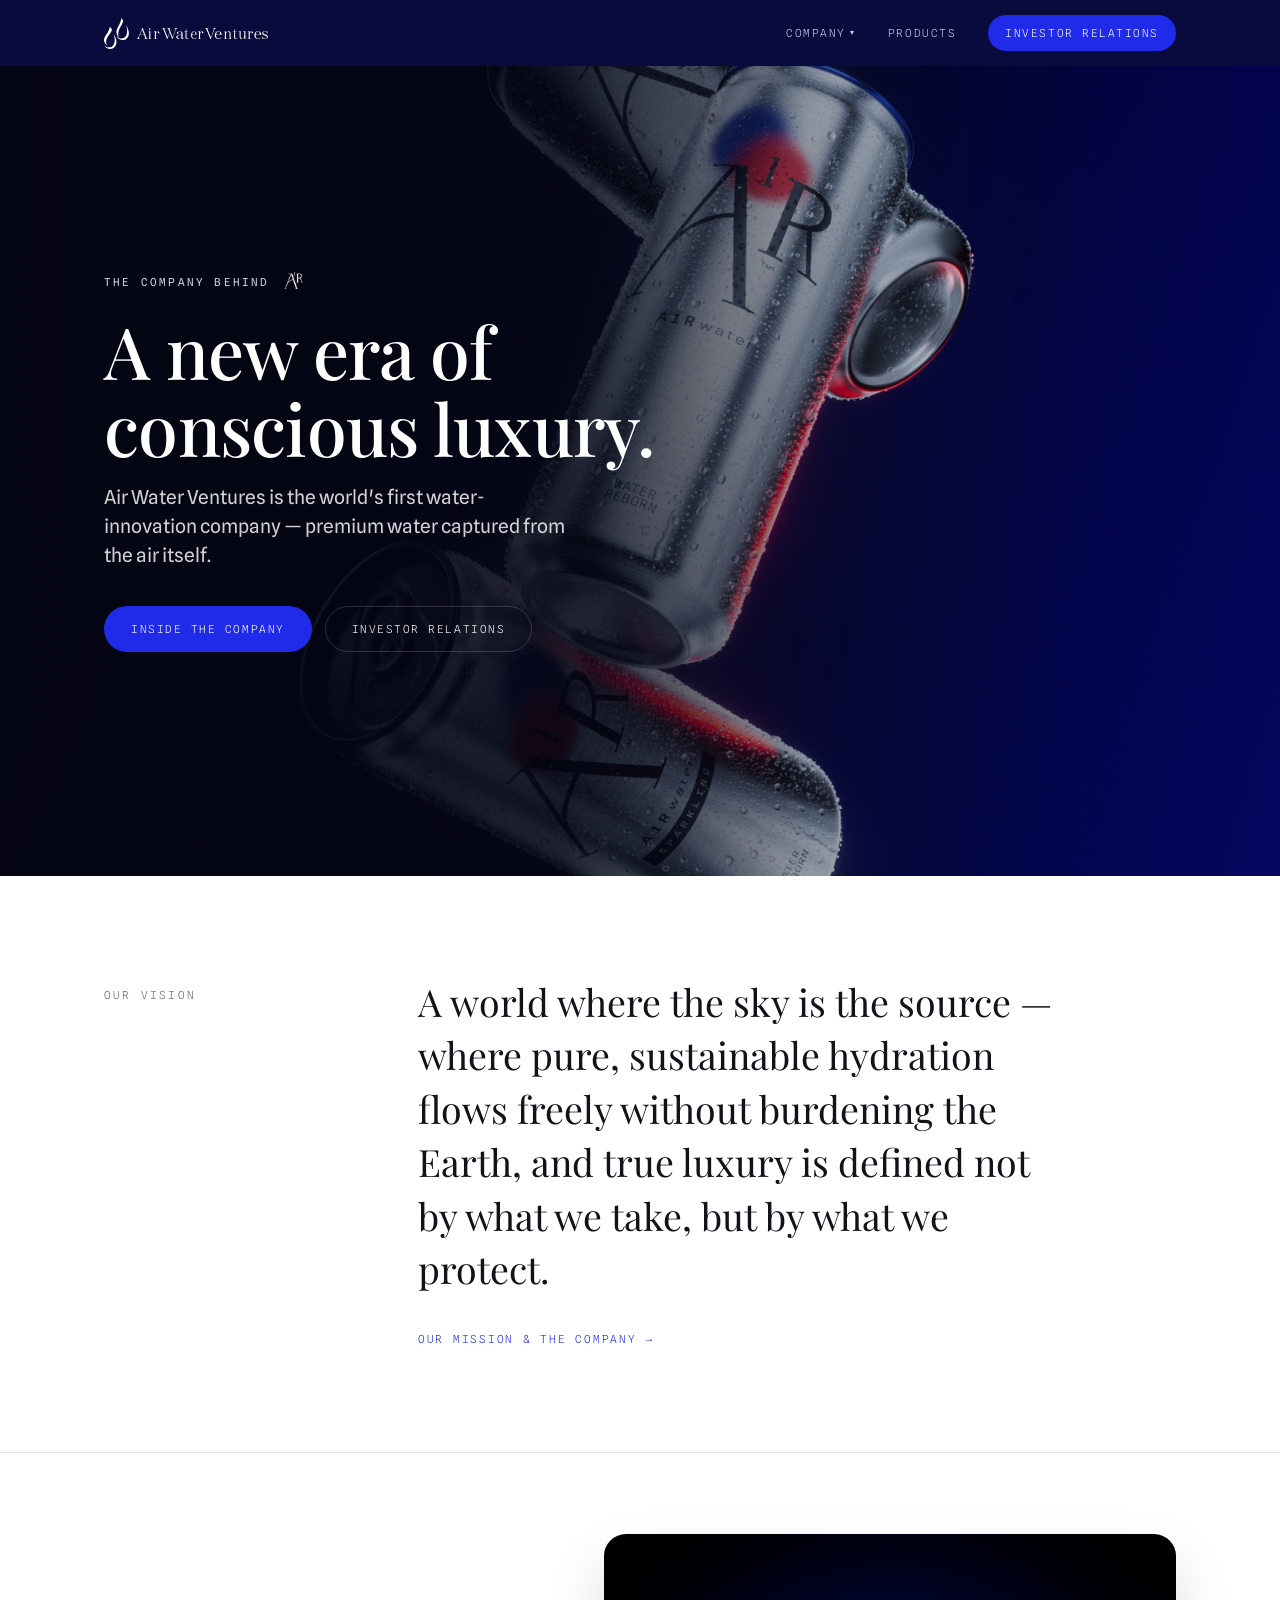
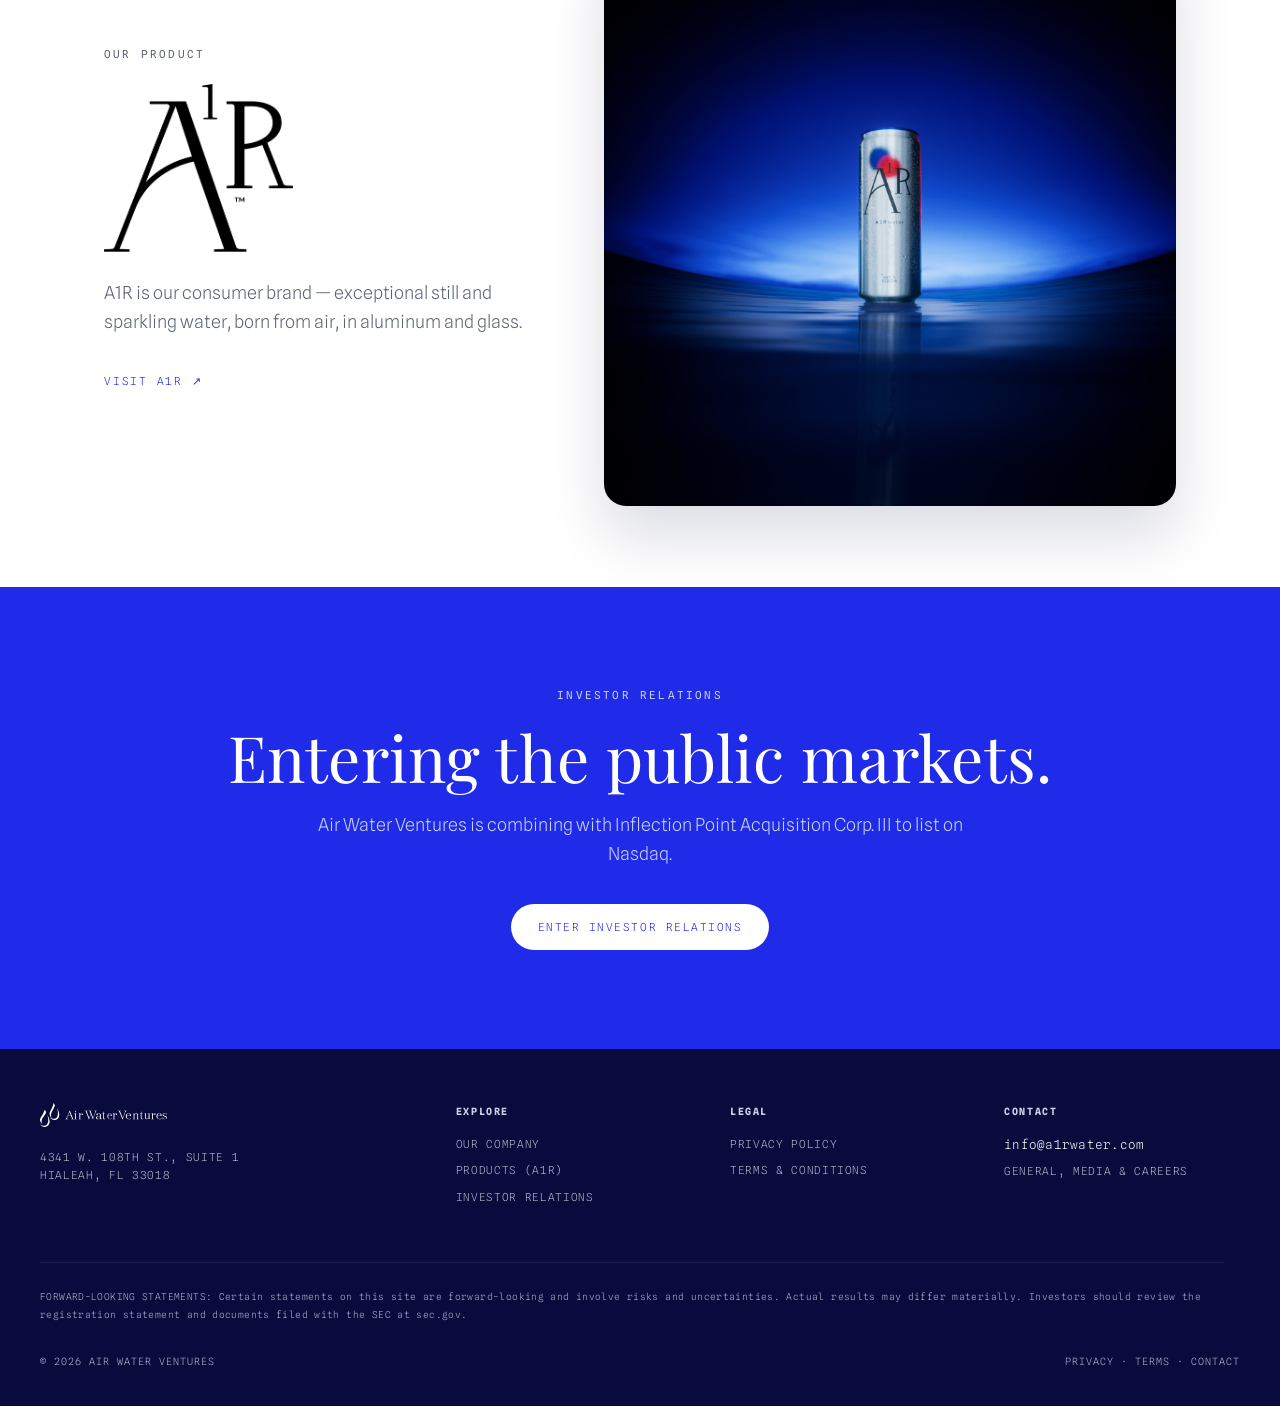
<file: index.html>
<!DOCTYPE html>
<html lang="en">
<head>
<meta charset="UTF-8">
<meta name="viewport" content="width=device-width, initial-scale=1.0">
<title>Air Water Ventures</title>
<link rel="preconnect" href="https://fonts.googleapis.com">
<link rel="preconnect" href="https://fonts.gstatic.com" crossorigin>
<link href="https://fonts.googleapis.com/css2?family=Playfair+Display:ital,wght@0,400;0,500;0,600;0,700;1,400;1,500&family=Spline+Sans:wght@300;400;500;600&family=Spline+Sans+Mono:wght@400;500&display=swap" rel="stylesheet">
<link rel="stylesheet" href="awv-bluechip.css">
</head>
<body>
<a class="skip-link" href="#main-content">Skip to content</a>

<nav aria-label="Primary">
  <div class="wrap nav-inner">
    <a class="brand" href="index.html" aria-label="Air Water Ventures">
      <img class="brandlogo brandlogo-d" src="logo-long.svg" alt="Air Water Ventures">
      <img class="brandlogo brandlogo-m" src="whitedrps.svg" alt="Air Water Ventures">
    </a>
    <div class="nav-links">
      <div class="nav-item">
        <a href="awv-company.html" aria-haspopup="true">Company <span class="caret">▾</span></a>
        <div class="nav-menu">
          <a href="awv-company.html#mission">Mission &amp; vision</a>
          <a href="awv-company.html#values">Our values</a>
          <a href="awv-company.html#story">Company story</a>
          <a href="awv-company.html#technology">Technology</a>
          <a href="awv-company.html#geography">Geography</a>
          <a href="awv-company.html#awards">Awards &amp; recognition</a>
          <a href="awv-company.html#careers">Careers</a>
        </div>
      </div>
      <a href="https://a1rwater.com" target="_blank" rel="noopener">Products</a>
      <a class="nav-cta" href="awv-ir.html">Investor Relations</a>
    </div>
    <button class="menu-btn" aria-label="Open menu" aria-expanded="false" aria-controls="drawer">Menu</button>
  </div>
</nav>
<div class="mobile-drawer" id="drawer">
  <button class="close" aria-label="Close menu">Close ✕</button>
  <a href="awv-company.html">Company</a>
  <a href="https://a1rwater.com" target="_blank" rel="noopener">Products</a>
  <a href="awv-ir.html">Investor Relations</a>
</div>

<!-- hero -->
<main id="main-content" tabindex="-1">
<header class="hero-el hero-home" id="top">
  <div class="wrap">
    <div class="hero-statement">
      <p class="eyebrow kick">The company behind <img class="mk" src="a1r-mark-white.png" alt="A1R"></p>
      <h1 class="statement-h1">A new era of conscious luxury.</h1>
      <p class="hero-sub">Air Water Ventures is the world's first water-innovation company — premium water captured from the air itself.</p>
      <div class="ctas">
        <a class="btn btn-royal" href="awv-company.html">Inside the company</a>
        <a class="btn btn-line" href="awv-ir.html">Investor relations</a>
      </div>
    </div>
  </div>
</header>

<!-- mission -->
<section class="editorial" id="mission">
  <div class="wrap">
    <h2 class="sr-only">Our vision</h2>
    <div class="colset">
      <div class="lbl">Our vision</div>
      <div>
        <p class="mv-statement" style="font-size:clamp(1.4rem,4.3vw,2.35rem);line-height:1.42;max-width:28ch;">A world where the sky is the source — where pure, sustainable hydration flows freely without burdening the Earth, and true luxury is defined not by what we take, but by what we protect.</p>
        <a class="qlink" href="awv-company.html">Our mission &amp; the company →</a>
      </div>
    </div>
  </div>
</section>

<!-- product: A1R -->
<section class="editorial tight" id="product" style="border-top:1px solid var(--line);">
  <div class="wrap">
    <div class="feature narrow-text">
      <div>
        <h2 class="sr-only">Our product: A1R</h2>
        <p class="eyebrow kick">Our product</p>
        <img class="logo-head" src="a1r-mark.png" alt="A1R">
        <p class="lede">A1R is our consumer brand — exceptional still and sparkling water, born from air, in aluminum and glass.</p>
        <a class="qlink" href="https://a1rwater.com" target="_blank" rel="noopener">Visit A1R ↗</a>
      </div>
      <div class="media">
        <img src="can-01.jpg" alt="A1R still and sparkling water cans">
      </div>
    </div>
  </div>
</section>

<!-- investor relations -->
<section class="sec royal gateway">
  <div class="wrap">
    <p class="eyebrow kick">Investor relations</p>
    <h2 class="display">Entering the public markets.</h2>
    <p class="lede">Air Water Ventures is combining with Inflection Point Acquisition Corp. III to list on Nasdaq.</p>
    <div class="ctas"><a class="btn btn-white" href="awv-ir.html">Enter Investor Relations</a></div>
  </div>
</section>

</main>
<footer>
  <div class="wrap">
    <div class="foot-grid four">
      <div>
        <div class="wm"><img class="footlogo" src="logo-long.svg" alt="Air Water Ventures"></div>
        <p>4341 W. 108th St., Suite 1<br>Hialeah, FL 33018</p>
      </div>
      <div><h4>Explore</h4><a href="awv-company.html">Our Company</a><a href="https://a1rwater.com" target="_blank" rel="noopener">Products (A1R)</a><a href="awv-ir.html">Investor Relations</a></div>
      <div><h4>Legal</h4><a href="https://a1rwater.com/privacy-policy/" target="_blank" rel="noopener">Privacy policy</a><a href="https://a1rwater.com/terms-of-use/" target="_blank" rel="noopener">Terms &amp; conditions</a></div>
      <div><h4>Contact</h4><span class="email">info@a1rwater.com</span><p>General, media &amp; careers</p></div>
    </div>
    <p class="legal">FORWARD-LOOKING STATEMENTS: Certain statements on this site are forward-looking and involve risks and uncertainties. Actual results may differ materially. Investors should review the registration statement and documents filed with the SEC at sec.gov.</p>
    <div class="foot-bottom"><span>© 2026 Air Water Ventures</span><span>Privacy · Terms · Contact</span></div>
  </div>
</footer>

<script>
(function(){
  var d=document.getElementById('drawer'),o=document.querySelector('.menu-btn'),c=d&&d.querySelector('.close');
  if(!d||!o)return;
  function open(){d.classList.add('open');o.setAttribute('aria-expanded','true');if(c)c.focus();}
  function close(){d.classList.remove('open');o.setAttribute('aria-expanded','false');o.focus();}
  o.addEventListener('click',open);
  if(c)c.addEventListener('click',close);
  d.querySelectorAll('a').forEach(function(a){a.addEventListener('click',close);});
  document.addEventListener('keydown',function(e){if(e.key==='Escape'&&d.classList.contains('open'))close();});
})();
</script>

</body>
</html>
</file>
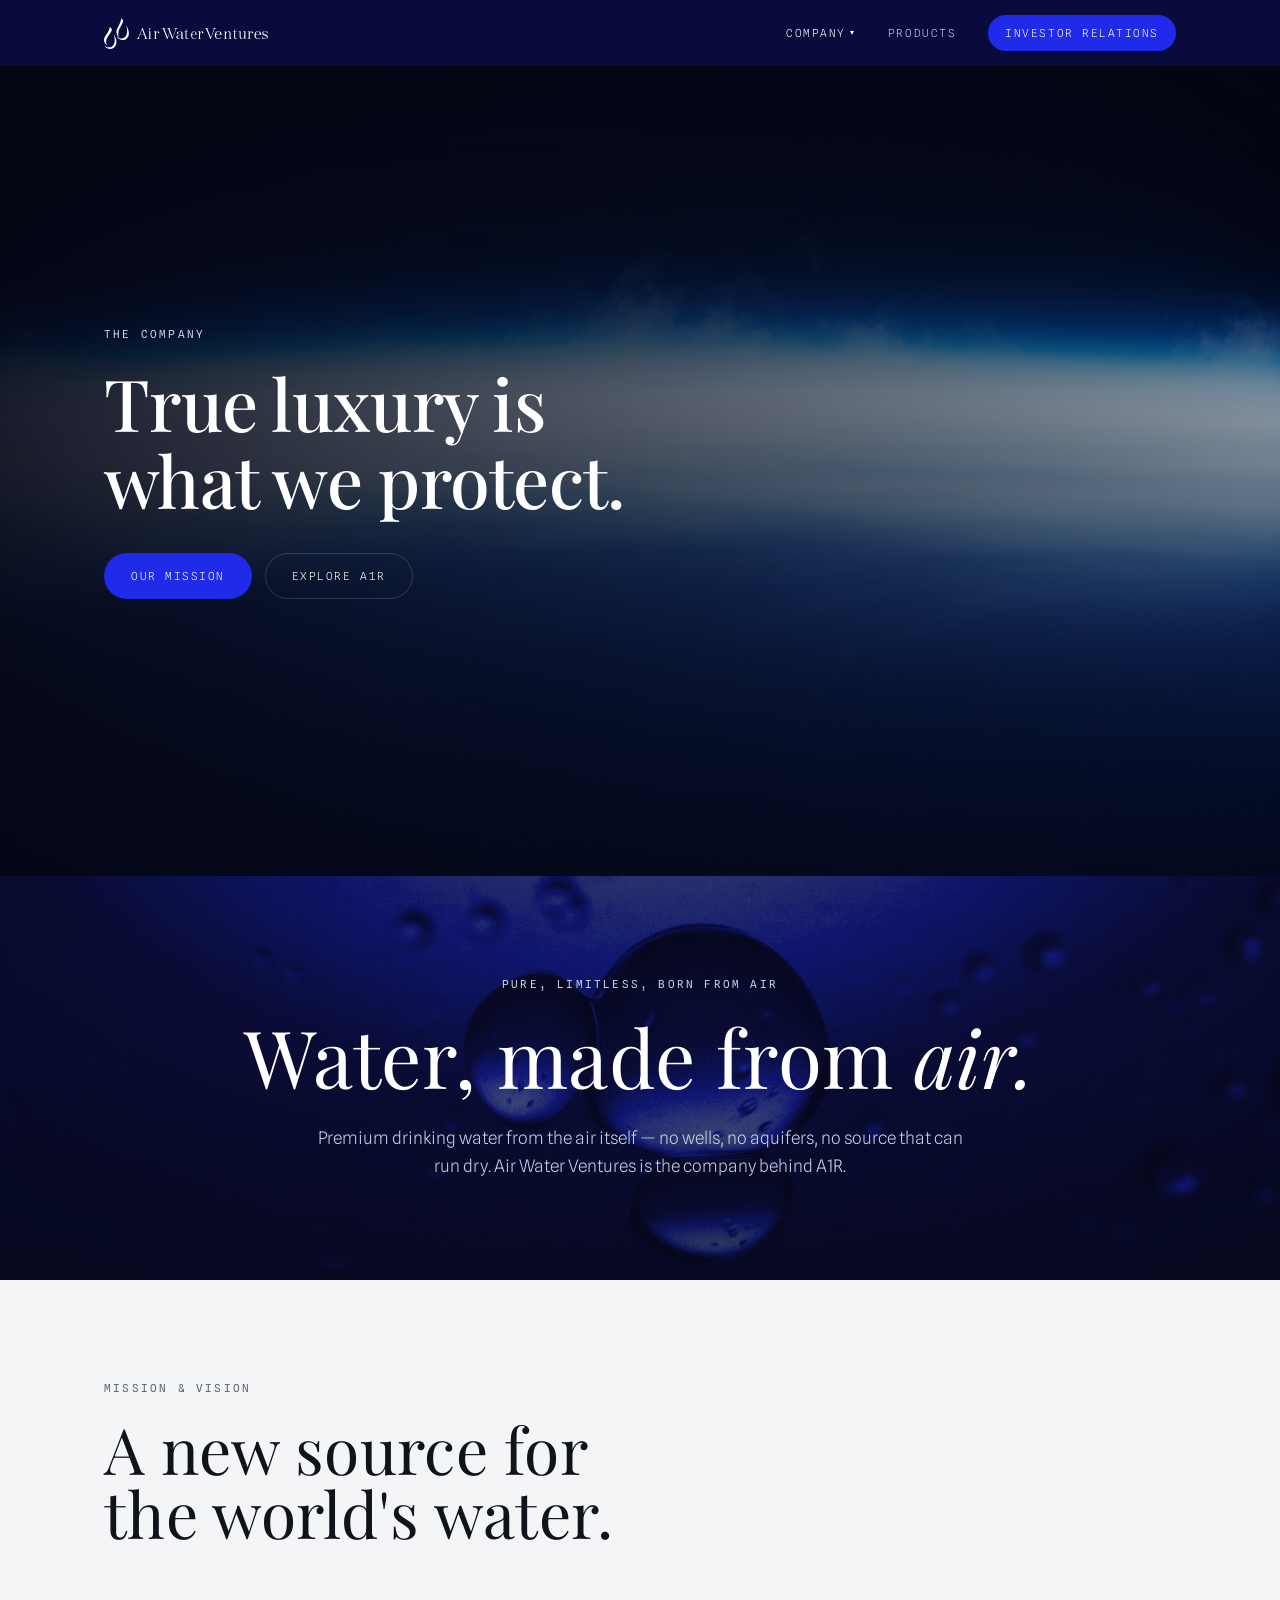
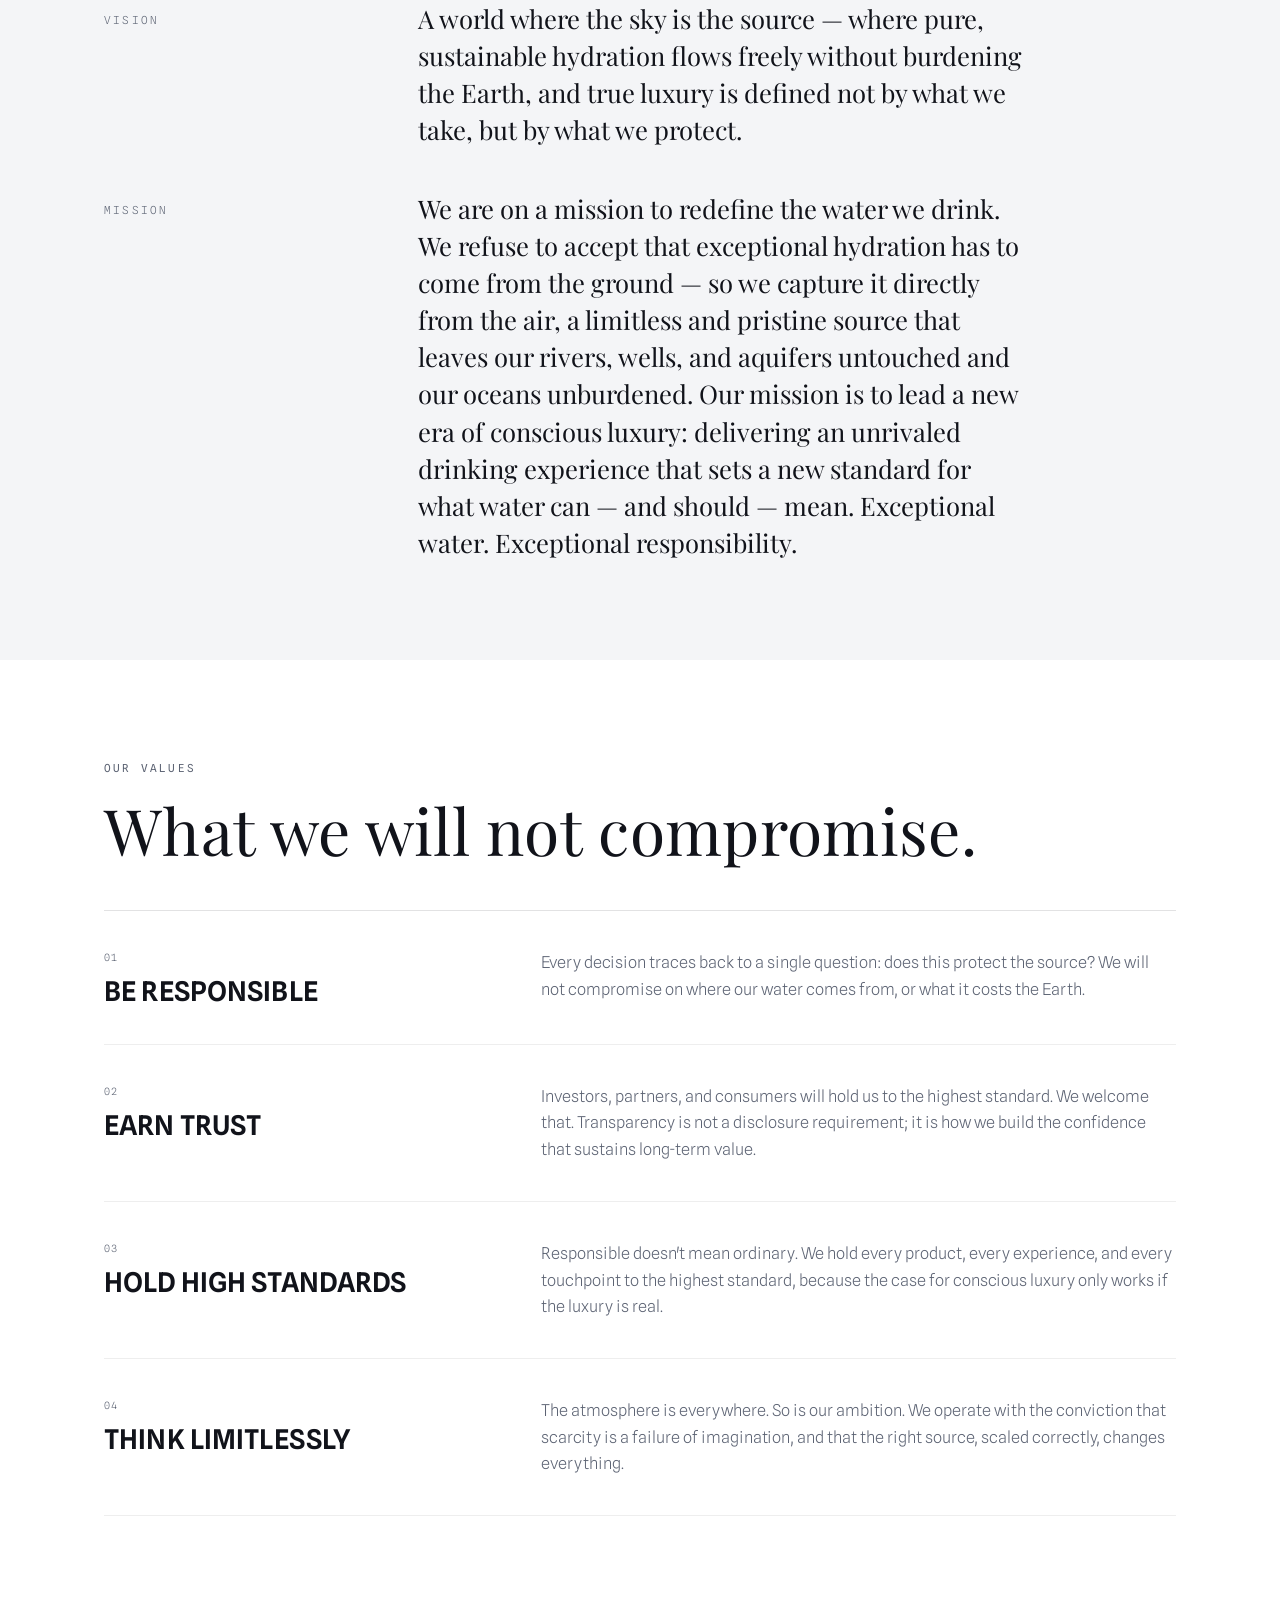
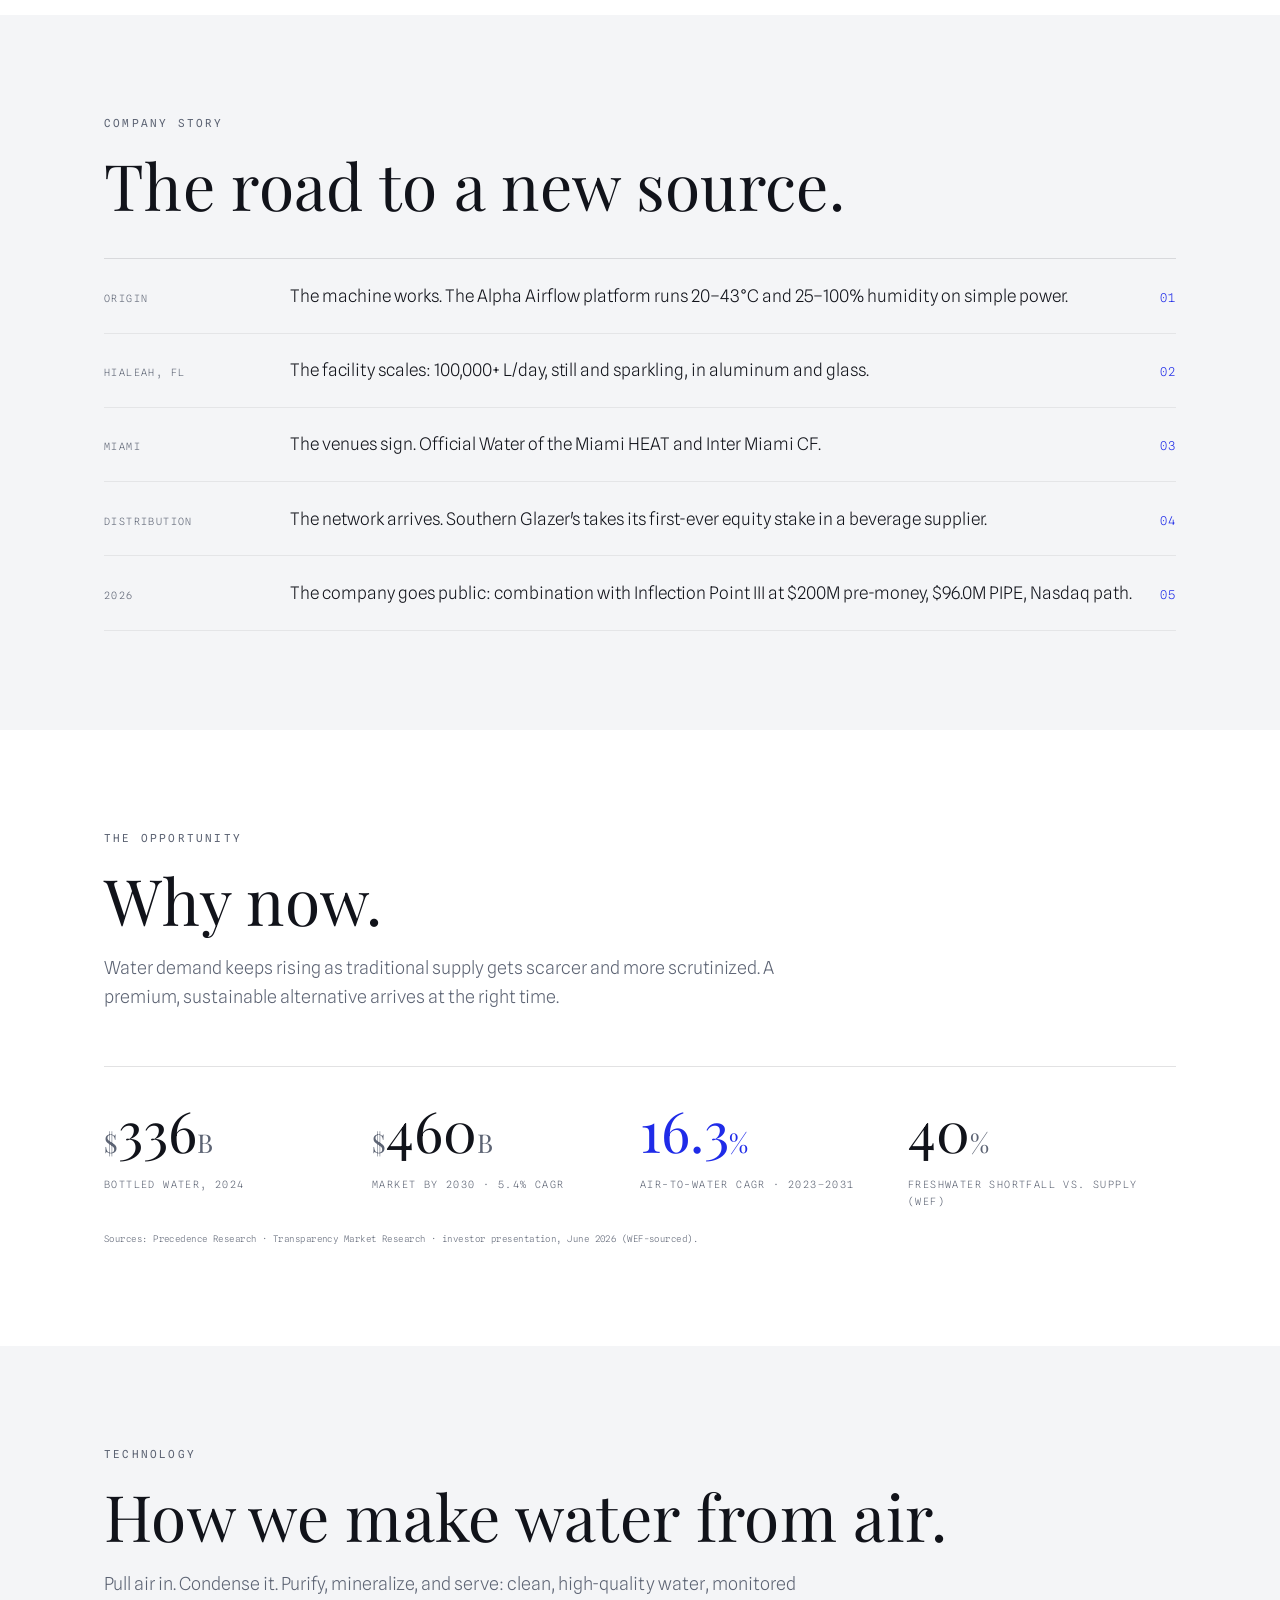
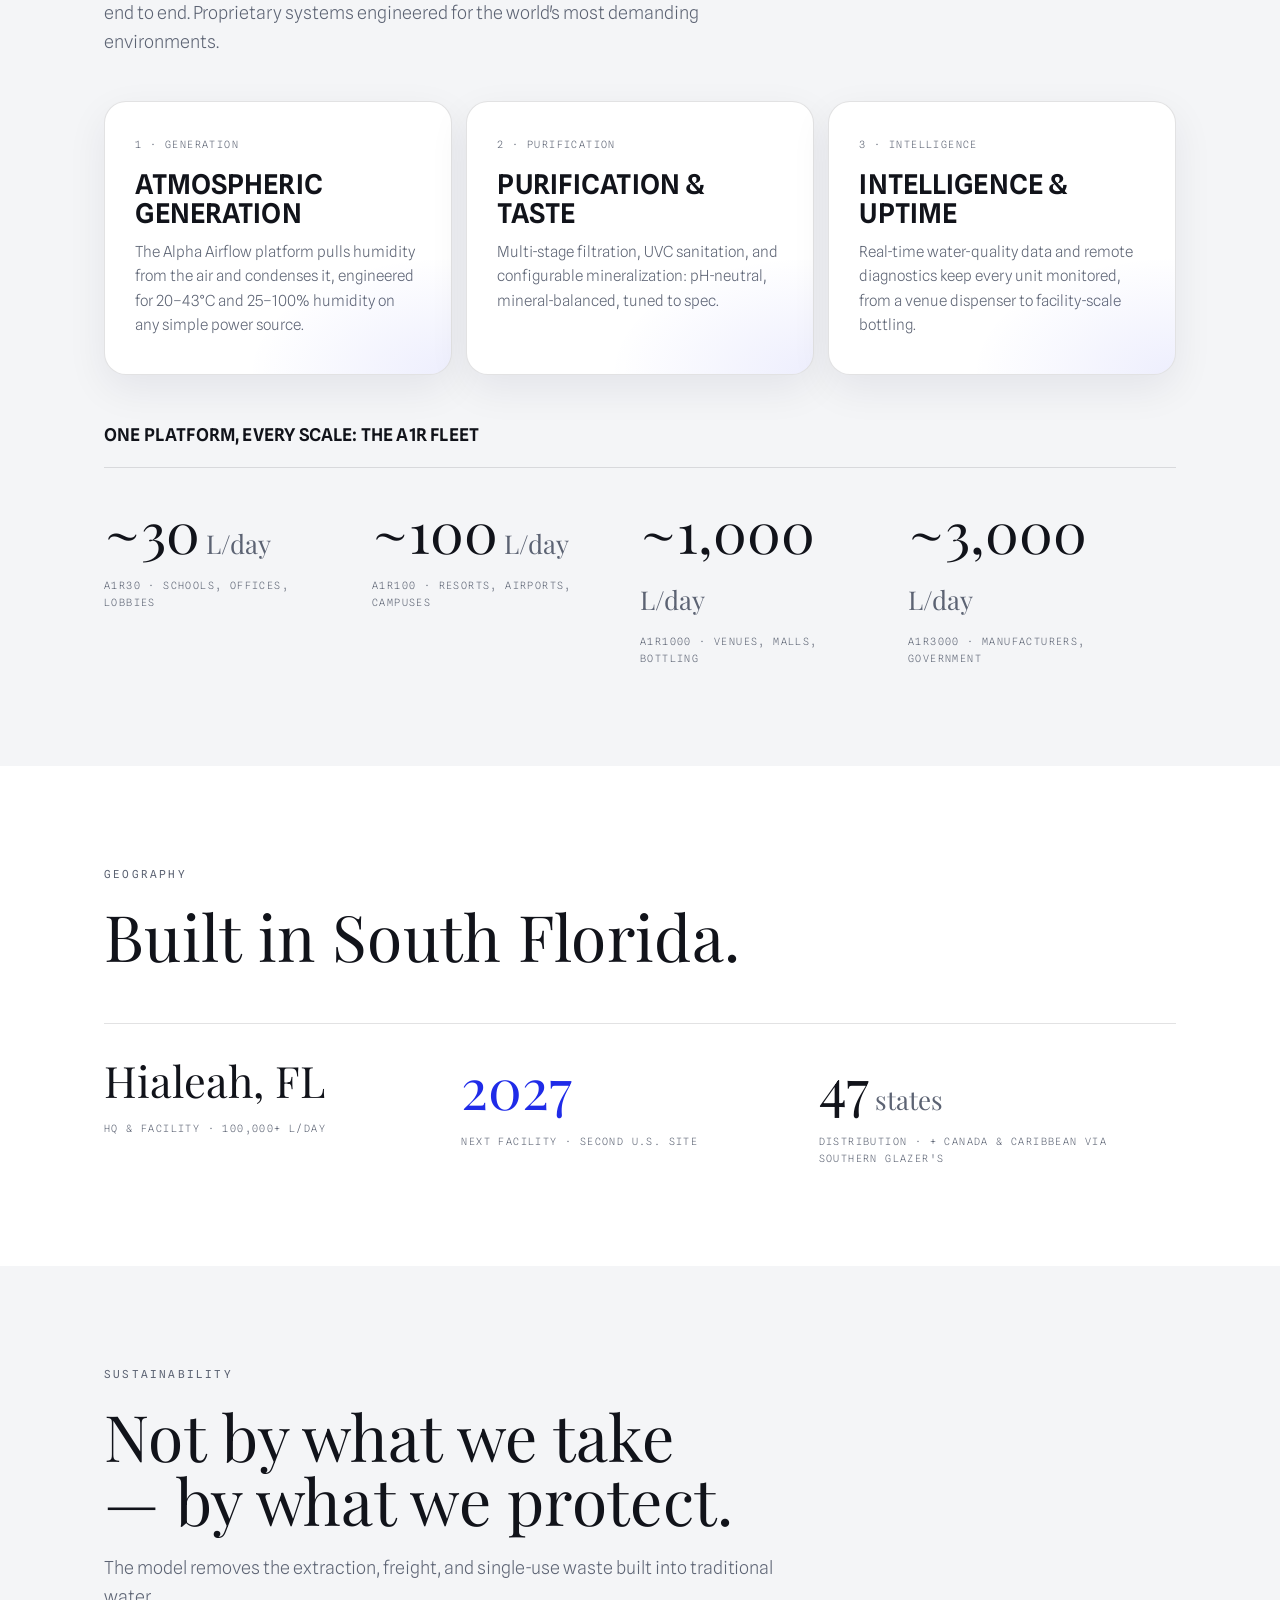
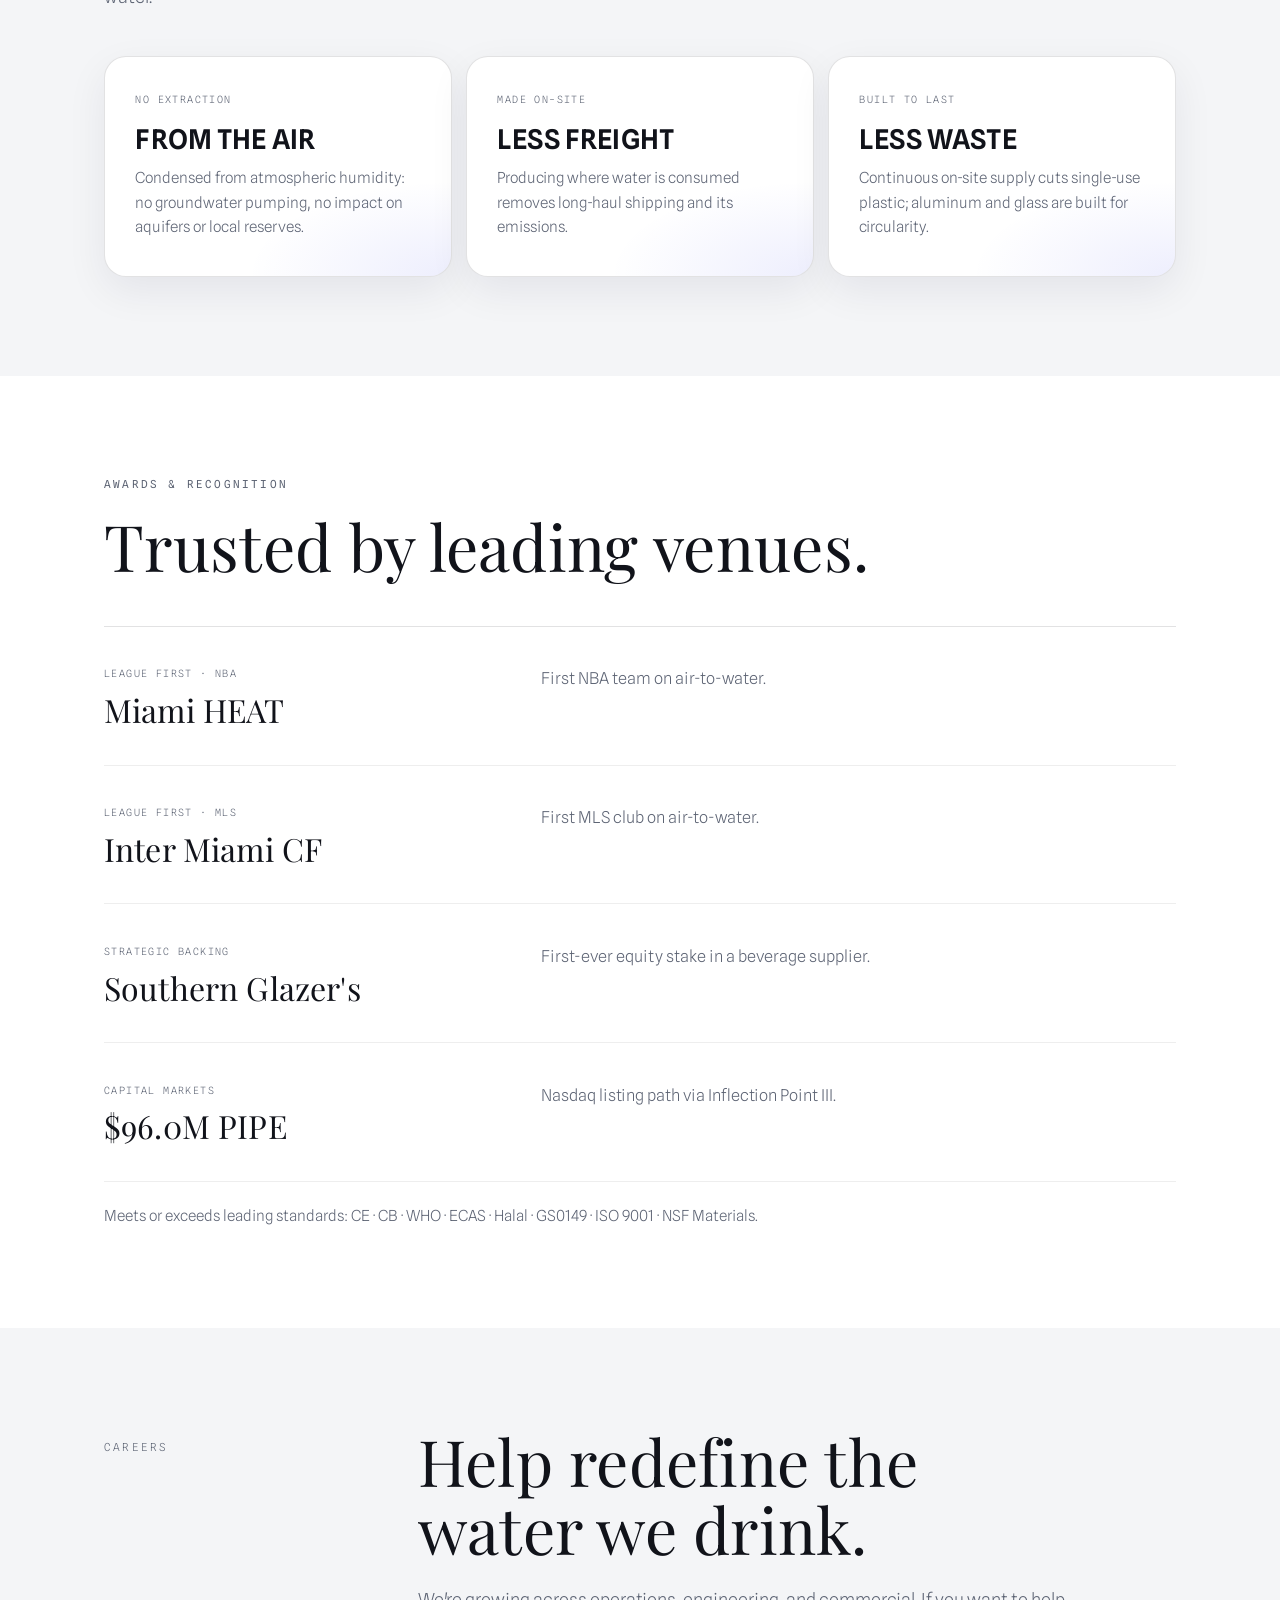
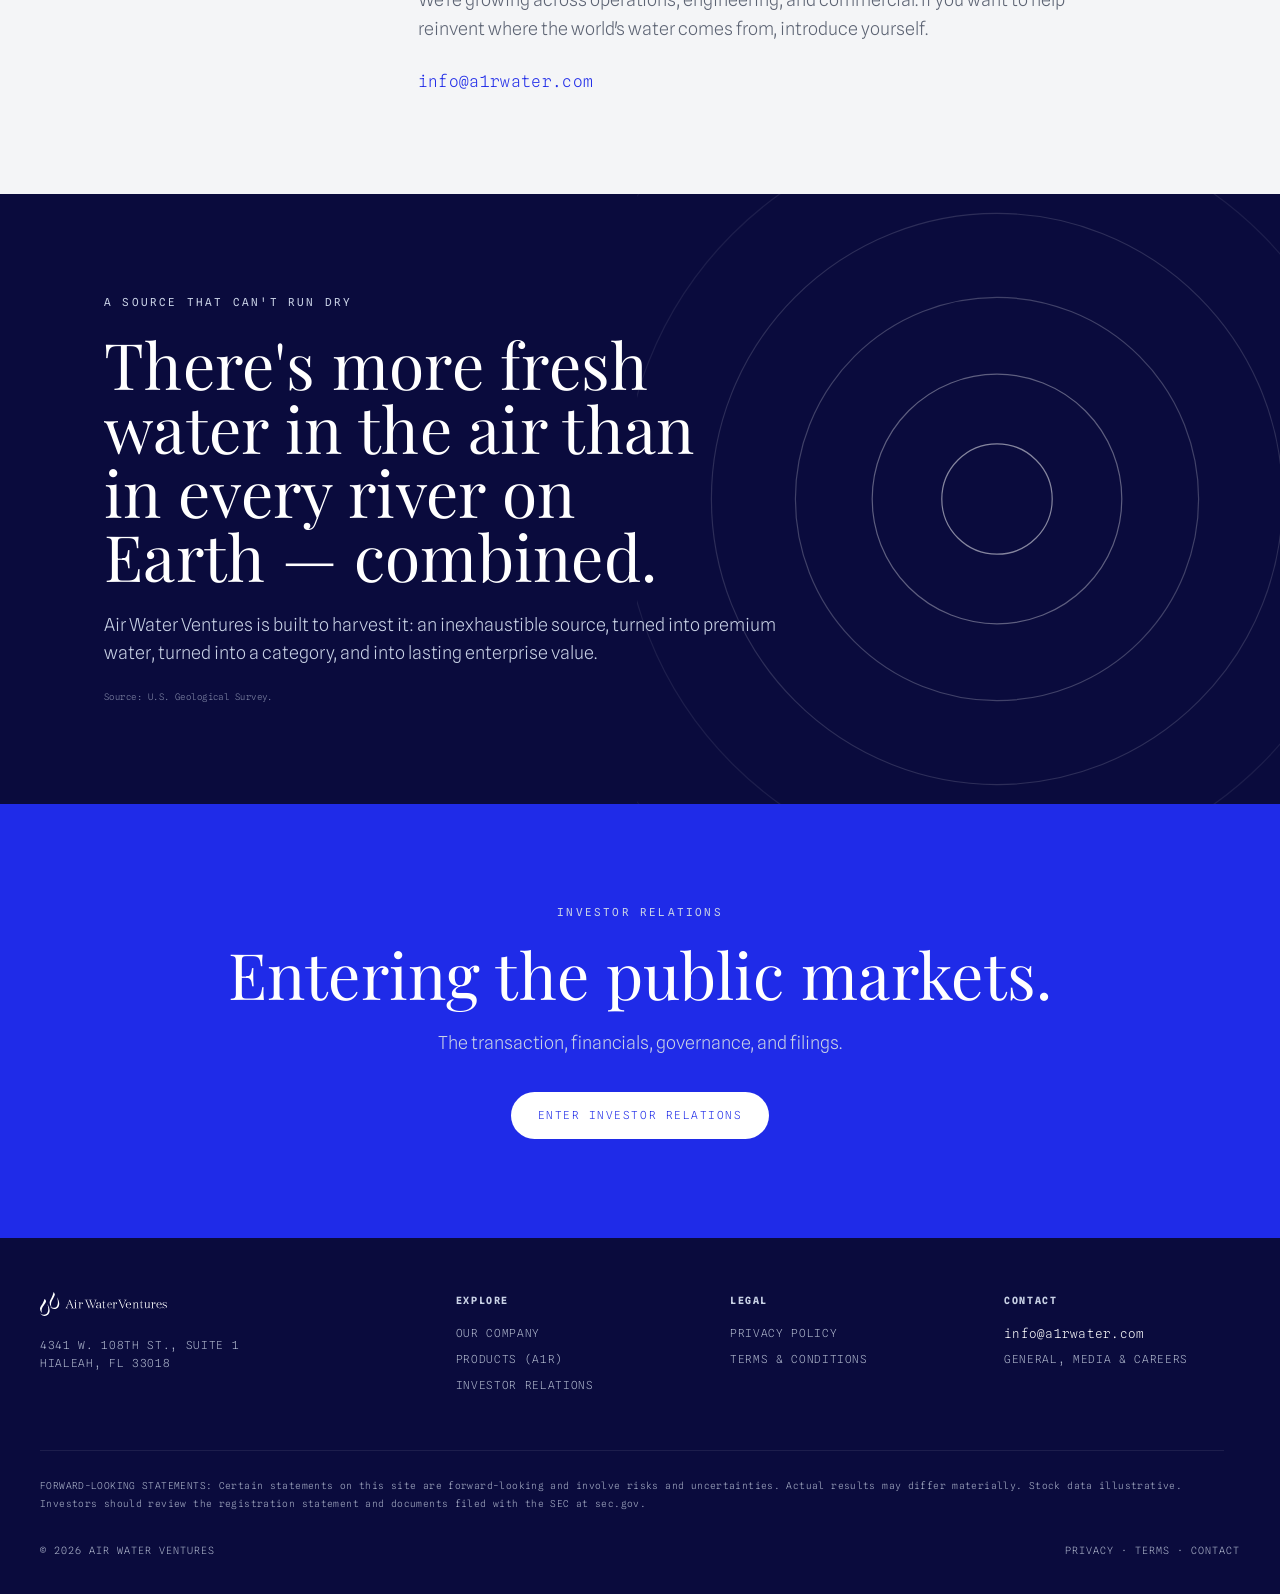
<file: awv-company.html>
<!DOCTYPE html>
<html lang="en">
<head>
<meta charset="UTF-8">
<meta name="viewport" content="width=device-width, initial-scale=1.0">
<title>Company · Air Water Ventures</title>
<link rel="preconnect" href="https://fonts.googleapis.com">
<link rel="preconnect" href="https://fonts.gstatic.com" crossorigin>
<link href="https://fonts.googleapis.com/css2?family=Playfair+Display:ital,wght@0,400;0,500;0,600;0,700;1,400;1,500&family=Spline+Sans:wght@300;400;500;600&family=Spline+Sans+Mono:wght@400;500&display=swap" rel="stylesheet">
<link rel="stylesheet" href="awv-bluechip.css">
</head>
<body>
<a class="skip-link" href="#main-content">Skip to content</a>

<nav aria-label="Primary">
  <div class="wrap nav-inner">
    <a class="brand" href="index.html" aria-label="Air Water Ventures">
      <img class="brandlogo brandlogo-d" src="logo-long.svg" alt="Air Water Ventures">
      <img class="brandlogo brandlogo-m" src="whitedrps.svg" alt="Air Water Ventures">
    </a>
    <div class="nav-links">
      <div class="nav-item">
        <a href="awv-company.html#mission" class="active" aria-current="page" aria-haspopup="true">Company <span class="caret">▾</span></a>
        <div class="nav-menu">
          <a href="#mission">Mission &amp; vision</a>
          <a href="#values">Our values</a>
          <a href="#story">Company story</a>
          <a href="#technology">Technology</a>
          <a href="#geography">Geography</a>
          <a href="#awards">Awards &amp; recognition</a>
          <a href="#careers">Careers</a>
        </div>
      </div>
      <a href="https://a1rwater.com" target="_blank" rel="noopener">Products</a>
      <a class="nav-cta" href="awv-ir.html">Investor Relations</a>
    </div>
    <button class="menu-btn" aria-label="Open menu" aria-expanded="false" aria-controls="drawer">Menu</button>
  </div>
</nav>
<div class="mobile-drawer" id="drawer">
  <button class="close" aria-label="Close menu">Close ✕</button>
  <a href="#mission">Mission &amp; vision</a>
  <a href="#values">Our values</a>
  <a href="#story">Company story</a>
  <a href="#technology">Technology</a>
  <a href="#geography">Geography</a>
  <a href="#awards">Awards &amp; recognition</a>
  <a href="#careers">Careers</a>
  <a href="https://a1rwater.com" target="_blank" rel="noopener">Products</a>
  <a href="awv-ir.html">Investor Relations</a>
</div>

<!-- company hero -->
<main id="main-content" tabindex="-1">
<header class="hero-el hero-company" id="top">
  <div class="wrap">
    <div class="hero-statement">
      <p class="eyebrow kick">The company</p>
      <h1 class="statement-h1">True luxury is what we protect.</h1>
      <div class="ctas">
        <a class="btn btn-royal" href="#mission">Our mission</a>
        <a class="btn btn-line" href="https://a1rwater.com" target="_blank" rel="noopener">Explore A1R</a>
      </div>
    </div>
  </div>
</header>

<!-- serif editorial beat -->
<section class="serif-beat photobeat">
  <div class="wrap">
    <span class="eyebrow">Pure, limitless, born from air</span>
    <h2>Water, made from <span class="it">air.</span></h2>
    <p class="sub">Premium drinking water from the air itself — no wells, no aquifers, no source that can run dry. Air Water Ventures is the company behind A1R.</p>
  </div>
</section>

<!-- mission / vision -->
<section class="sec paper" id="mission">
  <div class="wrap">
    <p class="eyebrow kick">Mission &amp; vision</p>
    <h2 class="display" style="max-width:20ch;">A new source for the world's water.</h2>
    <div class="colset" style="margin-top:3.4rem;">
      <div class="lbl">Vision</div>
      <div><p class="mv-statement">A world where the sky is the source — where pure, sustainable hydration flows freely without burdening the Earth, and true luxury is defined not by what we take, but by what we protect.</p></div>
    </div>
    <div class="colset" style="margin-top:2.6rem;">
      <div class="lbl">Mission</div>
      <div><p class="mv-statement">We are on a mission to redefine the water we drink. We refuse to accept that exceptional hydration has to come from the ground — so we capture it directly from the air, a limitless and pristine source that leaves our rivers, wells, and aquifers untouched and our oceans unburdened. Our mission is to lead a new era of conscious luxury: delivering an unrivaled drinking experience that sets a new standard for what water can — and should — mean. Exceptional water. Exceptional responsibility.</p></div>
    </div>
  </div>
</section>

<!-- values -->
<section class="sec" id="values">
  <div class="wrap">
    <p class="eyebrow kick">Our values</p>
    <h2 class="display">What we will not compromise.</h2>
    <div class="vlist">
      <div class="vitem"><div><div class="vn">01</div><h3>Be responsible</h3></div><p>Every decision traces back to a single question: does this protect the source? We will not compromise on where our water comes from, or what it costs the Earth.</p></div>
      <div class="vitem"><div><div class="vn">02</div><h3>Earn trust</h3></div><p>Investors, partners, and consumers will hold us to the highest standard. We welcome that. Transparency is not a disclosure requirement; it is how we build the confidence that sustains long-term value.</p></div>
      <div class="vitem"><div><div class="vn">03</div><h3>Hold high standards</h3></div><p>Responsible doesn't mean ordinary. We hold every product, every experience, and every touchpoint to the highest standard, because the case for conscious luxury only works if the luxury is real.</p></div>
      <div class="vitem"><div><div class="vn">04</div><h3>Think limitlessly</h3></div><p>The atmosphere is everywhere. So is our ambition. We operate with the conviction that scarcity is a failure of imagination, and that the right source, scaled correctly, changes everything.</p></div>
    </div>
  </div>
</section>

<!-- company story -->
<section class="sec paper" id="story">
  <div class="wrap">
    <p class="eyebrow kick">Company story</p>
    <h2 class="display">The road to a new source.</h2>
    <div class="rows">
      <div class="row"><span class="dt">Origin</span><span class="tt">The machine works. The Alpha Airflow platform runs 20–43°C and 25–100% humidity on simple power.</span><span class="ar">01</span></div>
      <div class="row"><span class="dt">Hialeah, FL</span><span class="tt">The facility scales: 100,000+ L/day, still and sparkling, in aluminum and glass.</span><span class="ar">02</span></div>
      <div class="row"><span class="dt">Miami</span><span class="tt">The venues sign. Official Water of the Miami HEAT and Inter Miami CF.</span><span class="ar">03</span></div>
      <div class="row"><span class="dt">Distribution</span><span class="tt">The network arrives. Southern Glazer's takes its first-ever equity stake in a beverage supplier.</span><span class="ar">04</span></div>
      <div class="row"><span class="dt">2026</span><span class="tt">The company goes public: combination with Inflection Point III at $200M pre-money, $96.0M PIPE, Nasdaq path.</span><span class="ar">05</span></div>
    </div>
  </div>
</section>

<!-- opportunity -->
<section class="sec">
  <div class="wrap">
    <p class="eyebrow kick">The opportunity</p>
    <h2 class="display" style="max-width:16ch;">Why now.</h2>
    <p class="lede">Water demand keeps rising as traditional supply gets scarcer and more scrutinized. A premium, sustainable alternative arrives at the right time.</p>
    <div class="figrow">
      <div><div class="fv"><span class="u">$</span>336<span class="u">B</span></div><div class="fk">Bottled water, 2024</div></div>
      <div><div class="fv"><span class="u">$</span>460<span class="u">B</span></div><div class="fk">Market by 2030 · 5.4% CAGR</div></div>
      <div><div class="fv hl">16.3<span class="u">%</span></div><div class="fk">Air-to-water CAGR · 2023–2031</div></div>
      <div><div class="fv">40<span class="u">%</span></div><div class="fk">Freshwater shortfall vs. supply (WEF)</div></div>
    </div>
    <p class="footnote-src">Sources: Precedence Research · Transparency Market Research · investor presentation, June 2026 (WEF-sourced).</p>
  </div>
</section>

<!-- technology -->
<section class="sec paper" id="technology">
  <div class="wrap">
    <p class="eyebrow kick">Technology</p>
    <h2 class="display">How we make water from air.</h2>
    <p class="lede">Pull air in. Condense it. Purify, mineralize, and serve: clean, high-quality water, monitored end to end. Proprietary systems engineered for the world's most demanding environments.</p>
    <div class="tiles t3">
      <div class="tile"><div class="n">1 · Generation</div><h3>Atmospheric generation</h3><p>The Alpha Airflow platform pulls humidity from the air and condenses it, engineered for 20–43°C and 25–100% humidity on any simple power source.</p></div>
      <div class="tile"><div class="n">2 · Purification</div><h3>Purification &amp; taste</h3><p>Multi-stage filtration, UVC sanitation, and configurable mineralization: pH-neutral, mineral-balanced, tuned to spec.</p></div>
      <div class="tile"><div class="n">3 · Intelligence</div><h3>Intelligence &amp; uptime</h3><p>Real-time water-quality data and remote diagnostics keep every unit monitored, from a venue dispenser to facility-scale bottling.</p></div>
    </div>
    <h3 class="sans-h subhead">One platform, every scale: the A1R fleet</h3>
    <div class="figrow">
      <div><div class="fv">~30<span class="u"> L/day</span></div><div class="fk">A1R30 · schools, offices, lobbies</div></div>
      <div><div class="fv">~100<span class="u"> L/day</span></div><div class="fk">A1R100 · resorts, airports, campuses</div></div>
      <div><div class="fv">~1,000<span class="u"> L/day</span></div><div class="fk">A1R1000 · venues, malls, bottling</div></div>
      <div><div class="fv">~3,000<span class="u"> L/day</span></div><div class="fk">A1R3000 · manufacturers, government</div></div>
    </div>
  </div>
</section>

<!-- geography -->
<section class="sec" id="geography">
  <div class="wrap">
    <p class="eyebrow kick">Geography</p>
    <h2 class="display">Built in South Florida.</h2>
    <div class="figrow f3">
      <div><div class="fv" style="font-size:clamp(1.9rem,3.4vw,2.7rem);">Hialeah, FL</div><div class="fk">HQ &amp; facility · 100,000+ L/day</div></div>
      <div><div class="fv hl">2027</div><div class="fk">Next facility · second U.S. site</div></div>
      <div><div class="fv">47<span class="u"> states</span></div><div class="fk">Distribution · + Canada &amp; Caribbean via Southern Glazer's</div></div>
    </div>
  </div>
</section>

<!-- sustainability -->
<section class="sec paper" id="sustainability">
  <div class="wrap">
    <p class="eyebrow kick">Sustainability</p>
    <h2 class="display" style="max-width:18ch;">Not by what we take — by what we protect.</h2>
    <p class="lede">The model removes the extraction, freight, and single-use waste built into traditional water.</p>
    <div class="tiles t3">
      <div class="tile"><div class="n">No extraction</div><h3>From the air</h3><p>Condensed from atmospheric humidity: no groundwater pumping, no impact on aquifers or local reserves.</p></div>
      <div class="tile"><div class="n">Made on-site</div><h3>Less freight</h3><p>Producing where water is consumed removes long-haul shipping and its emissions.</p></div>
      <div class="tile"><div class="n">Built to last</div><h3>Less waste</h3><p>Continuous on-site supply cuts single-use plastic; aluminum and glass are built for circularity.</p></div>
    </div>
  </div>
</section>

<!-- awards & recognition -->
<section class="sec" id="awards">
  <div class="wrap">
    <p class="eyebrow kick">Awards &amp; recognition</p>
    <h2 class="display">Trusted by leading venues.</h2>
    <div class="vlist named">
      <div class="vitem"><div><div class="vn">League first · NBA</div><h3>Miami HEAT</h3></div><p>First NBA team on air-to-water.</p></div>
      <div class="vitem"><div><div class="vn">League first · MLS</div><h3>Inter Miami CF</h3></div><p>First MLS club on air-to-water.</p></div>
      <div class="vitem"><div><div class="vn">Strategic backing</div><h3>Southern Glazer's</h3></div><p>First-ever equity stake in a beverage supplier.</p></div>
      <div class="vitem"><div><div class="vn">Capital markets</div><h3>$96.0M PIPE</h3></div><p>Nasdaq listing path via Inflection Point III.</p></div>
    </div>
    <p class="lede" style="font-size:.95rem;">Meets or exceeds leading standards: CE · CB · WHO · ECAS · Halal · GS0149 · ISO 9001 · NSF Materials.</p>
  </div>
</section>

<!-- careers -->
<section class="sec paper" id="careers">
  <div class="wrap">
    <div class="colset">
      <div class="lbl">Careers</div>
      <div>
        <h2 class="statement-lg">Help redefine the water we drink.</h2>
        <p class="lede">We're growing across operations, engineering, and commercial. If you want to help reinvent where the world's water comes from, introduce yourself.</p>
        <p class="mailline">info@a1rwater.com</p>
      </div>
    </div>
  </div>
</section>

<!-- brand statement: a source that can't run dry -->
<section class="sec navy statement">
  <svg class="ripplefx" viewBox="0 0 600 600" aria-hidden="true"><g fill="none" stroke="#fff"><circle cx="300" cy="300" r="46" stroke-opacity=".5"/><circle cx="300" cy="300" r="104" stroke-opacity=".34"/><circle cx="300" cy="300" r="168" stroke-opacity=".22"/><circle cx="300" cy="300" r="238" stroke-opacity=".14"/><circle cx="300" cy="300" r="312" stroke-opacity=".08"/><circle cx="300" cy="300" r="392" stroke-opacity=".045"/></g></svg>
  <div class="wrap">
    <p class="eyebrow kick">A source that can't run dry</p>
    <h2 class="display">There's more fresh water in the air than in every river on Earth — combined.</h2>
    <p class="lede">Air Water Ventures is built to harvest it: an inexhaustible source, turned into premium water, turned into a category, and into lasting enterprise value.</p>
    <p class="footnote-src">Source: U.S. Geological Survey.</p>
  </div>
</section>

<!-- IR gateway -->
<section class="sec royal gateway">
  <div class="wrap">
    <p class="eyebrow kick">Investor relations</p>
    <h2 class="display">Entering the public markets.</h2>
    <p class="lede">The transaction, financials, governance, and filings.</p>
    <div class="ctas"><a class="btn btn-white" href="awv-ir.html">Enter Investor Relations</a></div>
  </div>
</section>

</main>
<footer>
  <div class="wrap">
    <div class="foot-grid four">
      <div>
        <div class="wm"><img class="footlogo" src="logo-long.svg" alt="Air Water Ventures"></div>
        <p>4341 W. 108th St., Suite 1<br>Hialeah, FL 33018</p>
      </div>
      <div><h4>Explore</h4><a href="awv-company.html">Our Company</a><a href="https://a1rwater.com" target="_blank" rel="noopener">Products (A1R)</a><a href="awv-ir.html">Investor Relations</a></div>
      <div><h4>Legal</h4><a href="https://a1rwater.com/privacy-policy/" target="_blank" rel="noopener">Privacy policy</a><a href="https://a1rwater.com/terms-of-use/" target="_blank" rel="noopener">Terms &amp; conditions</a></div>
      <div><h4>Contact</h4><span class="email">info@a1rwater.com</span><p>General, media &amp; careers</p></div>
    </div>
    <p class="legal">FORWARD-LOOKING STATEMENTS: Certain statements on this site are forward-looking and involve risks and uncertainties. Actual results may differ materially. Stock data illustrative. Investors should review the registration statement and documents filed with the SEC at sec.gov.</p>
    <div class="foot-bottom"><span>© 2026 Air Water Ventures</span><span>Privacy · Terms · Contact</span></div>
  </div>
</footer>

<script>
(function(){
  var d=document.getElementById('drawer'),o=document.querySelector('.menu-btn'),c=d&&d.querySelector('.close');
  if(!d||!o)return;
  function open(){d.classList.add('open');o.setAttribute('aria-expanded','true');if(c)c.focus();}
  function close(){d.classList.remove('open');o.setAttribute('aria-expanded','false');o.focus();}
  o.addEventListener('click',open);
  if(c)c.addEventListener('click',close);
  d.querySelectorAll('a').forEach(function(a){a.addEventListener('click',close);});
  document.addEventListener('keydown',function(e){if(e.key==='Escape'&&d.classList.contains('open'))close();});
})();
</script>

</body>
</html>
</file>
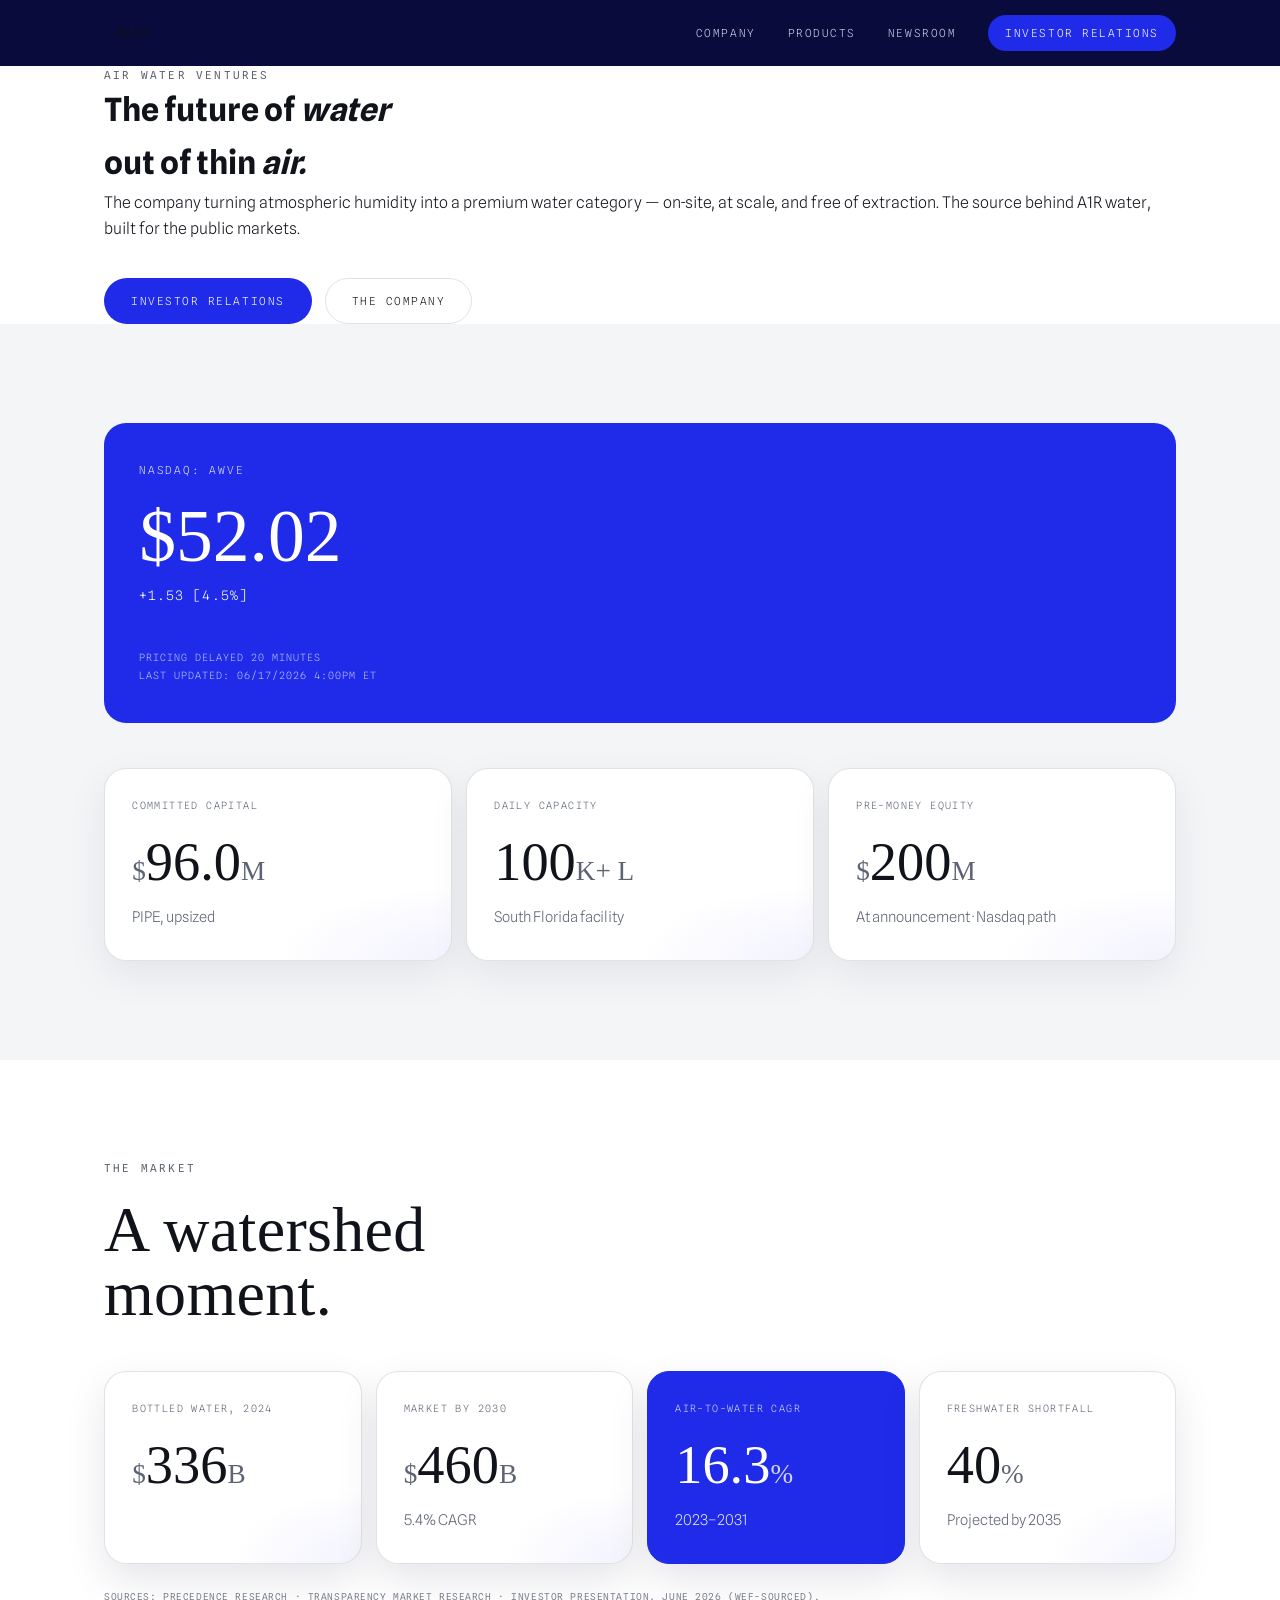
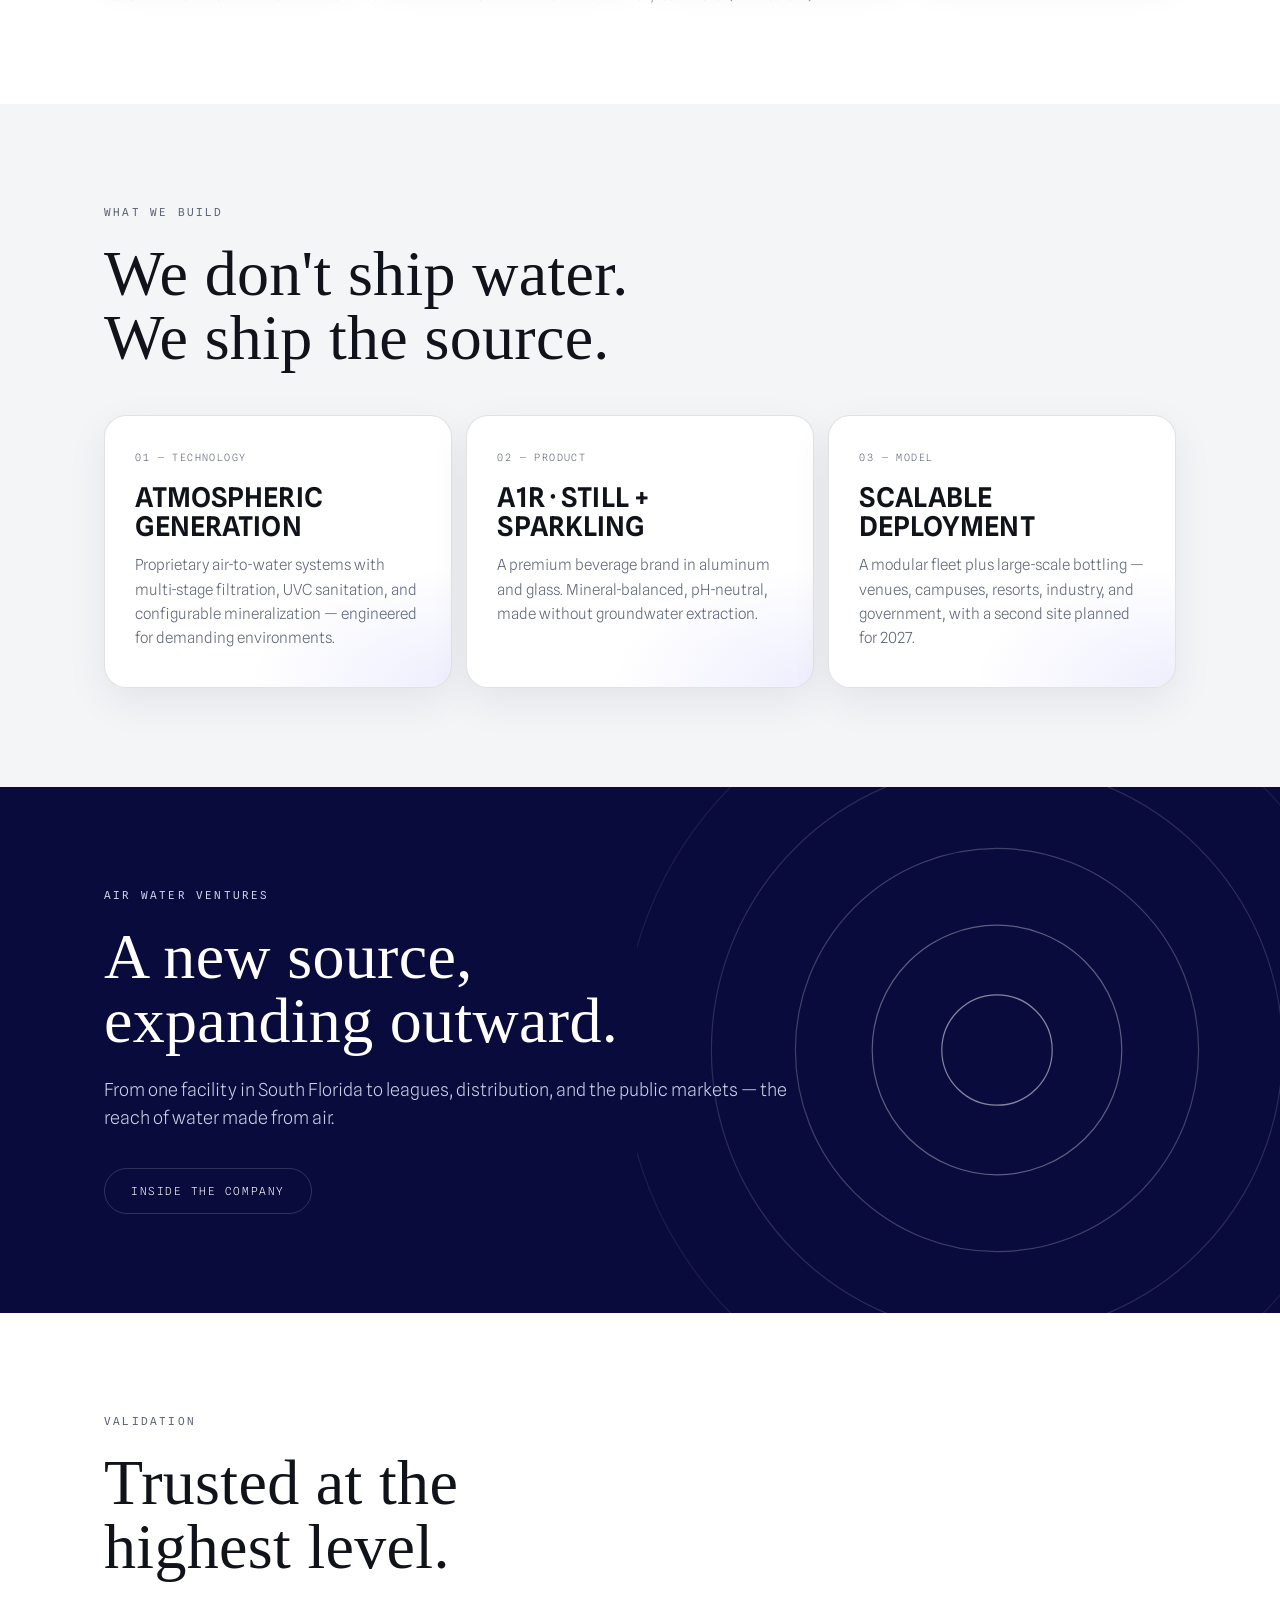
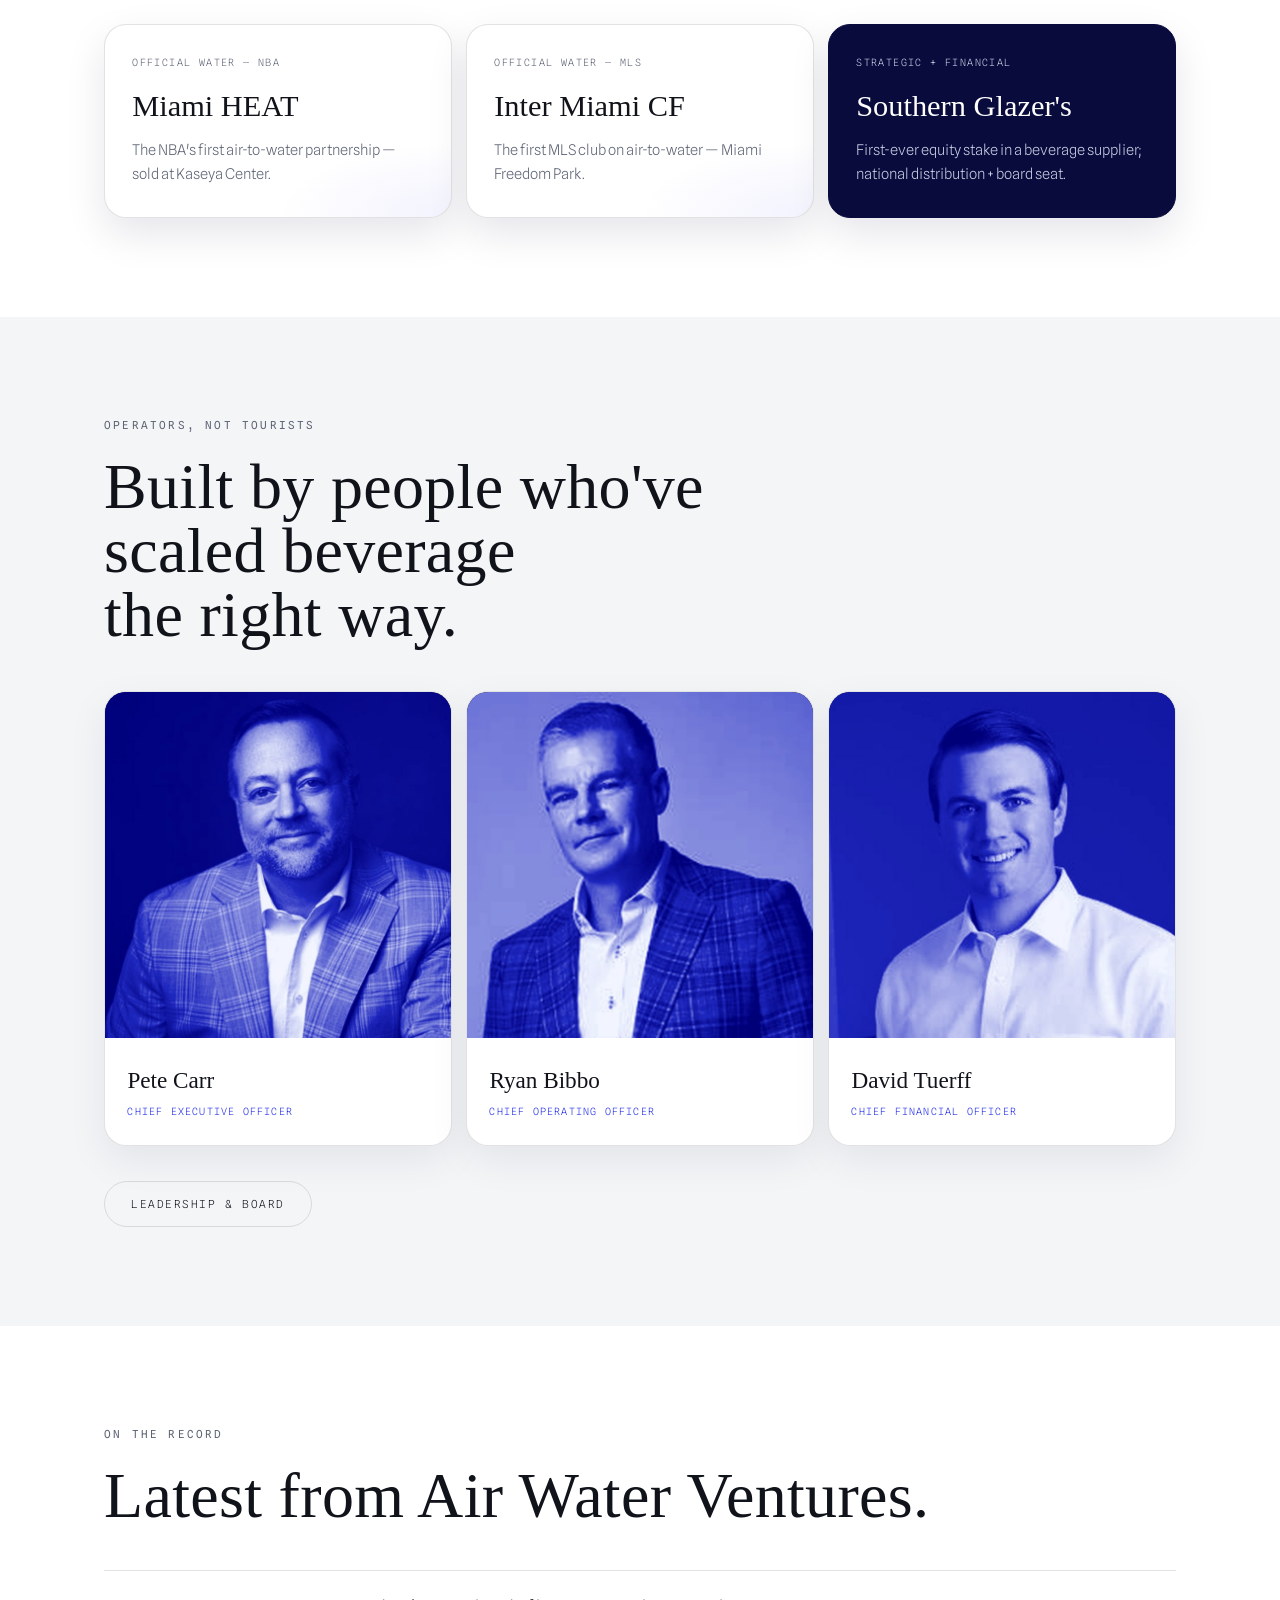
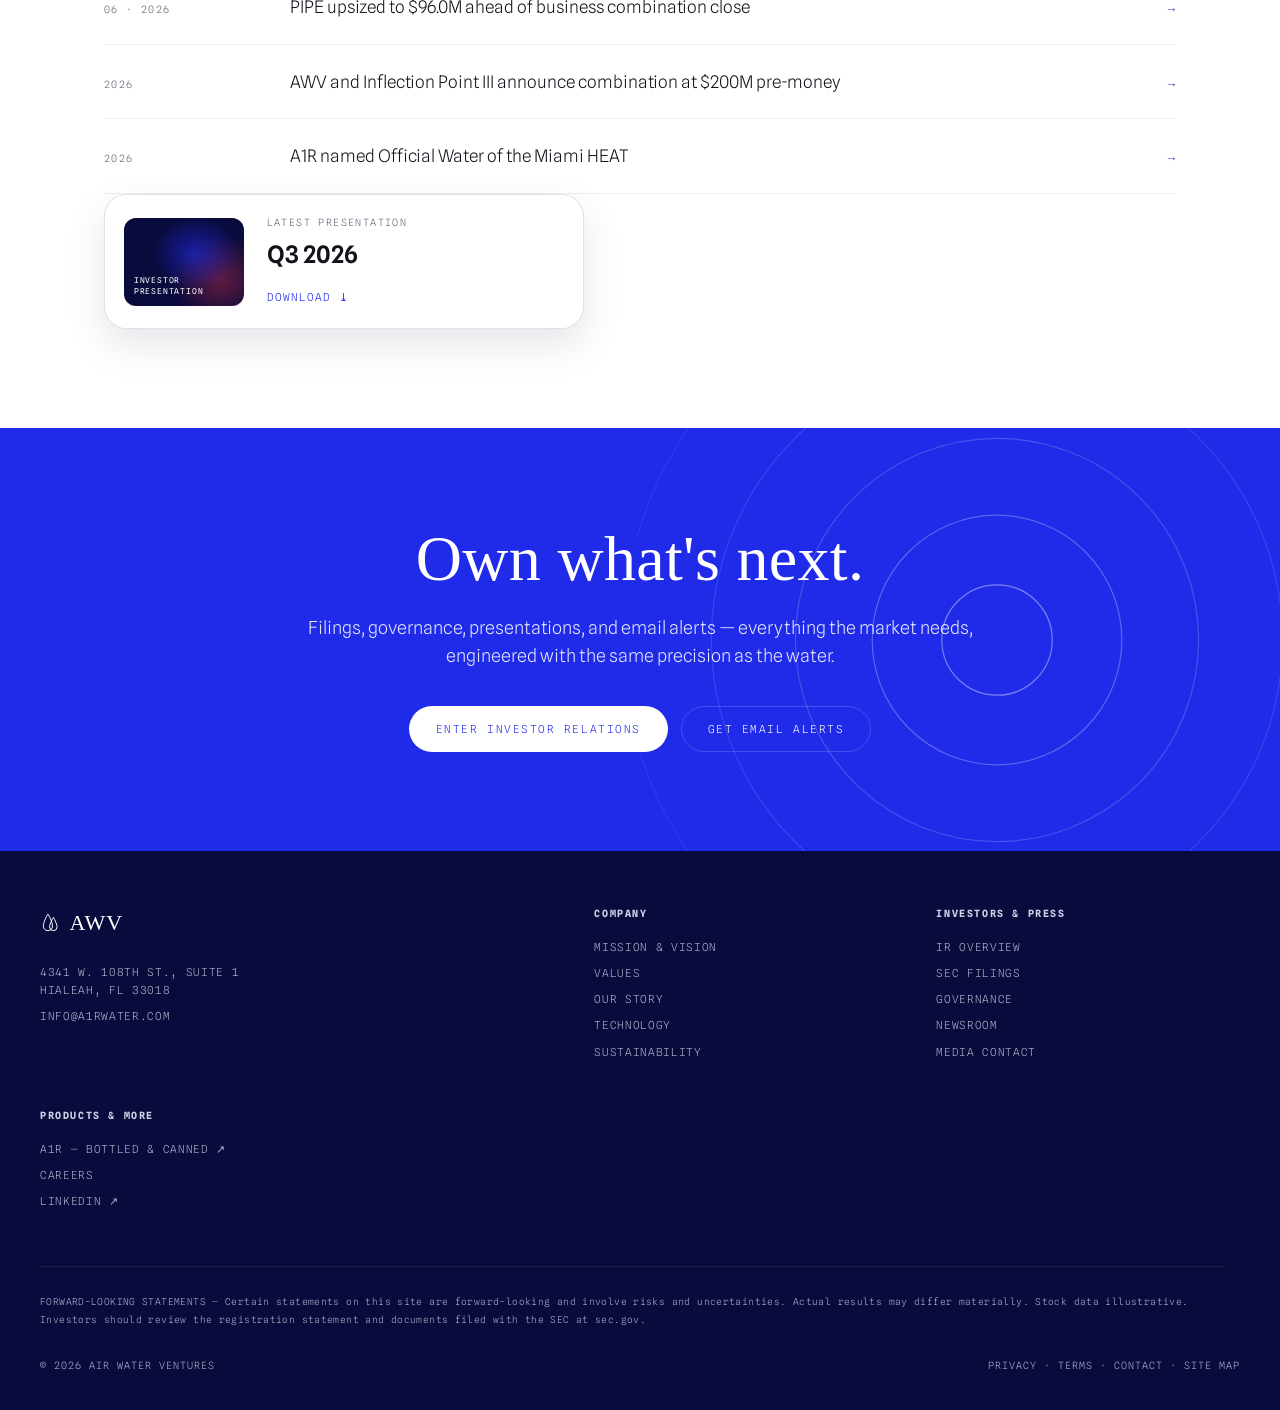
<file: awv-home.html>
<!DOCTYPE html>
<html lang="en">
<head>
<meta charset="UTF-8">
<meta name="viewport" content="width=device-width, initial-scale=1.0">
<title>Air Water Ventures</title>
<link rel="preconnect" href="https://fonts.googleapis.com">
<link rel="preconnect" href="https://fonts.gstatic.com" crossorigin>
<link href="https://fonts.googleapis.com/css2?family=Instrument+Serif:ital@0;1&family=Spline+Sans:wght@300;400;500;600&family=Spline+Sans+Mono:wght@400;500&display=swap" rel="stylesheet">
<link rel="stylesheet" href="awv-bluechip.css">
</head>
<body>

<nav>
  <div class="wrap nav-inner">
    <a class="brand" href="awv-home.html" aria-label="Air Water Ventures">
      <svg viewBox="0 0 48 56"><path d="M19 4C19 4 8 22 8 33a11 11 0 0 0 22 0C30 22 19 4 19 4Z" fill="none" stroke="#fff" stroke-width="2.2"/><path d="M32 12C32 12 23 27 23 35a9 9 0 0 0 18 0C41 27 32 12 32 12Z" fill="none" stroke="#fff" stroke-width="2.2"/></svg>
      <span class="wm">AWV</span>
    </a>
    <div class="nav-links">
      <a href="awv-company.html">Company</a>
      <a href="https://a1rwater.com" target="_blank" rel="noopener">Products</a>
      <a href="awv-ir.html#news">Newsroom</a>
      <a class="nav-cta" href="awv-ir.html">Investor Relations</a>
    </div>
  </div>
</nav>

<!-- hero -->
<header class="hero">
  <div class="wrap">
    <p class="eyebrow">Air Water Ventures</p>
    <h1>The future of <span class="it">water</span><br>out of thin <span class="it">air.</span></h1>
    <p class="sub">The company turning atmospheric humidity into a premium water category — on-site, at scale, and free of extraction. The source behind A1R water, built for the public markets.</p>
    <div class="ctas">
      <a class="btn btn-royal" href="awv-ir.html">Investor Relations</a>
      <a class="btn btn-line" href="awv-company.html">The company</a>
    </div>
  </div>
</header>

<!-- market band -->
<section class="sec paper">
  <div class="wrap">
    <div class="split">
      <div class="stockcard">
        <span class="sym">NASDAQ: AWVE</span>
        <div class="price">$52.02</div>
        <div class="delta">+1.53 [4.5%]</div>
        <div class="foot">PRICING DELAYED 20 MINUTES<br>LAST UPDATED: 06/17/2026 4:00PM ET</div>
      </div>
      <div class="visual water"></div>
    </div>
    <div class="cards c3">
      <div class="card"><div class="k">Committed capital</div><div class="v"><span class="u">$</span>96.0<span class="u">M</span></div><div class="d">PIPE, upsized</div></div>
      <div class="card"><div class="k">Daily capacity</div><div class="v">100<span class="u">K+ L</span></div><div class="d">South Florida facility</div></div>
      <div class="card"><div class="k">Pre-money equity</div><div class="v"><span class="u">$</span>200<span class="u">M</span></div><div class="d">At announcement · Nasdaq path</div></div>
    </div>
  </div>
</section>

<!-- opportunity -->
<section class="sec">
  <div class="wrap">
    <p class="eyebrow kick">The market</p>
    <h2 class="display" style="max-width:16ch;">A watershed moment.</h2>
    <div class="cards c4">
      <div class="card"><div class="k">Bottled water, 2024</div><div class="v"><span class="u">$</span>336<span class="u">B</span></div></div>
      <div class="card"><div class="k">Market by 2030</div><div class="v"><span class="u">$</span>460<span class="u">B</span></div><div class="d">5.4% CAGR</div></div>
      <div class="card royal"><div class="k">Air-to-water CAGR</div><div class="v">16.3<span class="u">%</span></div><div class="d">2023–2031</div></div>
      <div class="card"><div class="k">Freshwater shortfall</div><div class="v">40<span class="u">%</span></div><div class="d">Projected by 2035</div></div>
    </div>
    <p class="mono" style="color:var(--muted);margin-top:1.6rem;font-size:9.5px;letter-spacing:.06em;opacity:.8;">Sources: Precedence Research · Transparency Market Research · investor presentation, June 2026 (WEF-sourced).</p>
  </div>
</section>

<!-- model -->
<section class="sec paper">
  <div class="wrap">
    <p class="eyebrow kick">What we build</p>
    <h2 class="display" style="max-width:20ch;">We don't ship water. We ship the source.</h2>
    <div class="tiles t3">
      <div class="tile"><div class="n">01 — Technology</div><h3>Atmospheric generation</h3><p>Proprietary air-to-water systems with multi-stage filtration, UVC sanitation, and configurable mineralization — engineered for demanding environments.</p></div>
      <div class="tile"><div class="n">02 — Product</div><h3>A1R · still + sparkling</h3><p>A premium beverage brand in aluminum and glass. Mineral-balanced, pH-neutral, made without groundwater extraction.</p></div>
      <div class="tile"><div class="n">03 — Model</div><h3>Scalable deployment</h3><p>A modular fleet plus large-scale bottling — venues, campuses, resorts, industry, and government, with a second site planned for 2027.</p></div>
    </div>
  </div>
</section>

<!-- brand statement — the ripple, expressed visually -->
<section class="sec navy statement">
  <svg class="ripplefx" viewBox="0 0 600 600" aria-hidden="true"><g fill="none" stroke="#fff"><circle cx="300" cy="300" r="46" stroke-opacity=".5"/><circle cx="300" cy="300" r="104" stroke-opacity=".34"/><circle cx="300" cy="300" r="168" stroke-opacity=".22"/><circle cx="300" cy="300" r="238" stroke-opacity=".14"/><circle cx="300" cy="300" r="312" stroke-opacity=".08"/><circle cx="300" cy="300" r="392" stroke-opacity=".045"/></g></svg>
  <div class="wrap">
    <p class="eyebrow kick">Air Water Ventures</p>
    <h2 class="display">A new source, expanding outward.</h2>
    <p class="lede">From one facility in South Florida to leagues, distribution, and the public markets — the reach of water made from air.</p>
    <div class="ctas"><a class="btn btn-line" href="awv-company.html">Inside the company</a></div>
  </div>
</section>

<!-- proof -->
<section class="sec">
  <div class="wrap">
    <p class="eyebrow kick">Validation</p>
    <h2 class="display" style="max-width:18ch;">Trusted at the highest level.</h2>
    <div class="cards c3">
      <div class="card"><div class="k">Official Water — NBA</div><div class="v" style="font-size:1.9rem;">Miami HEAT</div><div class="d">The NBA's first air-to-water partnership — sold at Kaseya Center.</div></div>
      <div class="card"><div class="k">Official Water — MLS</div><div class="v" style="font-size:1.9rem;">Inter Miami CF</div><div class="d">The first MLS club on air-to-water — Miami Freedom Park.</div></div>
      <div class="card navy"><div class="k">Strategic + financial</div><div class="v" style="font-size:1.9rem;">Southern Glazer's</div><div class="d">First-ever equity stake in a beverage supplier; national distribution + board seat.</div></div>
    </div>
  </div>
</section>

<!-- leadership -->
<section class="sec paper">
  <div class="wrap">
    <p class="eyebrow kick">Operators, not tourists</p>
    <h2 class="display" style="max-width:22ch;">Built by people who've scaled beverage the right way.</h2>
    <div class="people">
      <div class="person"><div class="pic"><img src="carr.jpg" alt="Pete Carr"></div><div class="pad"><h3>Pete Carr</h3><div class="role">Chief Executive Officer</div></div></div>
      <div class="person"><div class="pic"><img src="bibbo.jpg" alt="Ryan Bibbo"></div><div class="pad"><h3>Ryan Bibbo</h3><div class="role">Chief Operating Officer</div></div></div>
      <div class="person"><div class="pic"><img src="tuerff.jpg" alt="David Tuerff"></div><div class="pad"><h3>David Tuerff</h3><div class="role">Chief Financial Officer</div></div></div>
    </div>
    <div class="ctas"><a class="btn btn-line" href="awv-company.html#leadership">Leadership &amp; board</a></div>
  </div>
</section>

<!-- newsroom -->
<section class="sec">
  <div class="wrap">
    <p class="eyebrow kick">On the record</p>
    <h2 class="display">Latest from Air Water Ventures.</h2>
    <div class="split text top" style="margin-top:2.6rem;">
      <div class="rows" style="margin-top:0;">
        <a class="row" href="awv-ir.html#news"><span class="dt">06 · 2026</span><span class="tt">PIPE upsized to $96.0M ahead of business combination close</span><span class="ar">→</span></a>
        <a class="row" href="awv-ir.html#news"><span class="dt">2026</span><span class="tt">AWV and Inflection Point III announce combination at $200M pre-money</span><span class="ar">→</span></a>
        <a class="row" href="awv-ir.html#news"><span class="dt">2026</span><span class="tt">A1R named Official Water of the Miami HEAT</span><span class="ar">→</span></a>
      </div>
      <div class="deckcard">
        <div class="thumb"><span class="mono">INVESTOR<br>PRESENTATION</span></div>
        <div class="meta"><div class="k">Latest presentation</div><div class="t">Q3 2026</div><a href="awv-ir.html#resources">Download ⤓</a></div>
      </div>
    </div>
  </div>
</section>

<!-- IR gateway -->
<section class="sec royal gateway">
  <svg class="ripplefx" viewBox="0 0 600 600" aria-hidden="true"><g fill="none" stroke="#fff"><circle cx="300" cy="300" r="46" stroke-opacity=".4"/><circle cx="300" cy="300" r="104" stroke-opacity=".28"/><circle cx="300" cy="300" r="168" stroke-opacity=".18"/><circle cx="300" cy="300" r="238" stroke-opacity=".12"/><circle cx="300" cy="300" r="312" stroke-opacity=".07"/><circle cx="300" cy="300" r="392" stroke-opacity=".04"/></g></svg>
  <div class="wrap">
    <h2 class="display">Own what's next.</h2>
    <p class="lede" style="margin-left:auto;margin-right:auto;color:rgba(255,255,255,.9);">Filings, governance, presentations, and email alerts — everything the market needs, engineered with the same precision as the water.</p>
    <div class="ctas">
      <a class="btn btn-white" href="awv-ir.html">Enter Investor Relations</a>
      <a class="btn btn-line" href="awv-ir.html#alerts">Get email alerts</a>
    </div>
  </div>
</section>

<footer>
  <div class="wrap">
    <div class="foot-grid">
      <div>
        <div class="wm"><svg viewBox="0 0 48 56"><path d="M19 4C19 4 8 22 8 33a11 11 0 0 0 22 0C30 22 19 4 19 4Z" fill="none" stroke="#fff" stroke-width="2.4"/><path d="M32 12C32 12 23 27 23 35a9 9 0 0 0 18 0C41 27 32 12 32 12Z" fill="none" stroke="#fff" stroke-width="2.4"/></svg> AWV</div>
        <p>4341 W. 108th St., Suite 1<br>Hialeah, FL 33018</p>
        <p><a href="mailto:info@a1rwater.com">info@a1rwater.com</a></p>
      </div>
      <div><h4>Company</h4><a href="awv-company.html#mission">Mission &amp; vision</a><a href="awv-company.html#values">Values</a><a href="awv-company.html#story">Our story</a><a href="awv-company.html#technology">Technology</a><a href="awv-company.html#sustainability">Sustainability</a></div>
      <div><h4>Investors &amp; press</h4><a href="awv-ir.html">IR overview</a><a href="awv-ir.html#filings">SEC filings</a><a href="awv-ir.html#governance">Governance</a><a href="awv-ir.html#news">Newsroom</a><a href="mailto:info@a1rwater.com?subject=Media%20inquiry">Media contact</a></div>
      <div><h4>Products &amp; more</h4><a href="https://a1rwater.com" target="_blank" rel="noopener">A1R — bottled &amp; canned ↗</a><a href="mailto:info@a1rwater.com?subject=Careers">Careers</a><a href="https://www.linkedin.com/company/a1rwater/" target="_blank" rel="noopener">LinkedIn ↗</a></div>
    </div>
    <p class="legal">FORWARD-LOOKING STATEMENTS — Certain statements on this site are forward-looking and involve risks and uncertainties. Actual results may differ materially. Stock data illustrative. Investors should review the registration statement and documents filed with the SEC at sec.gov.</p>
    <div class="foot-bottom"><span>© 2026 Air Water Ventures</span><span>Privacy · Terms · Contact · Site map</span></div>
  </div>
</footer>

</body>
</html>
</file>
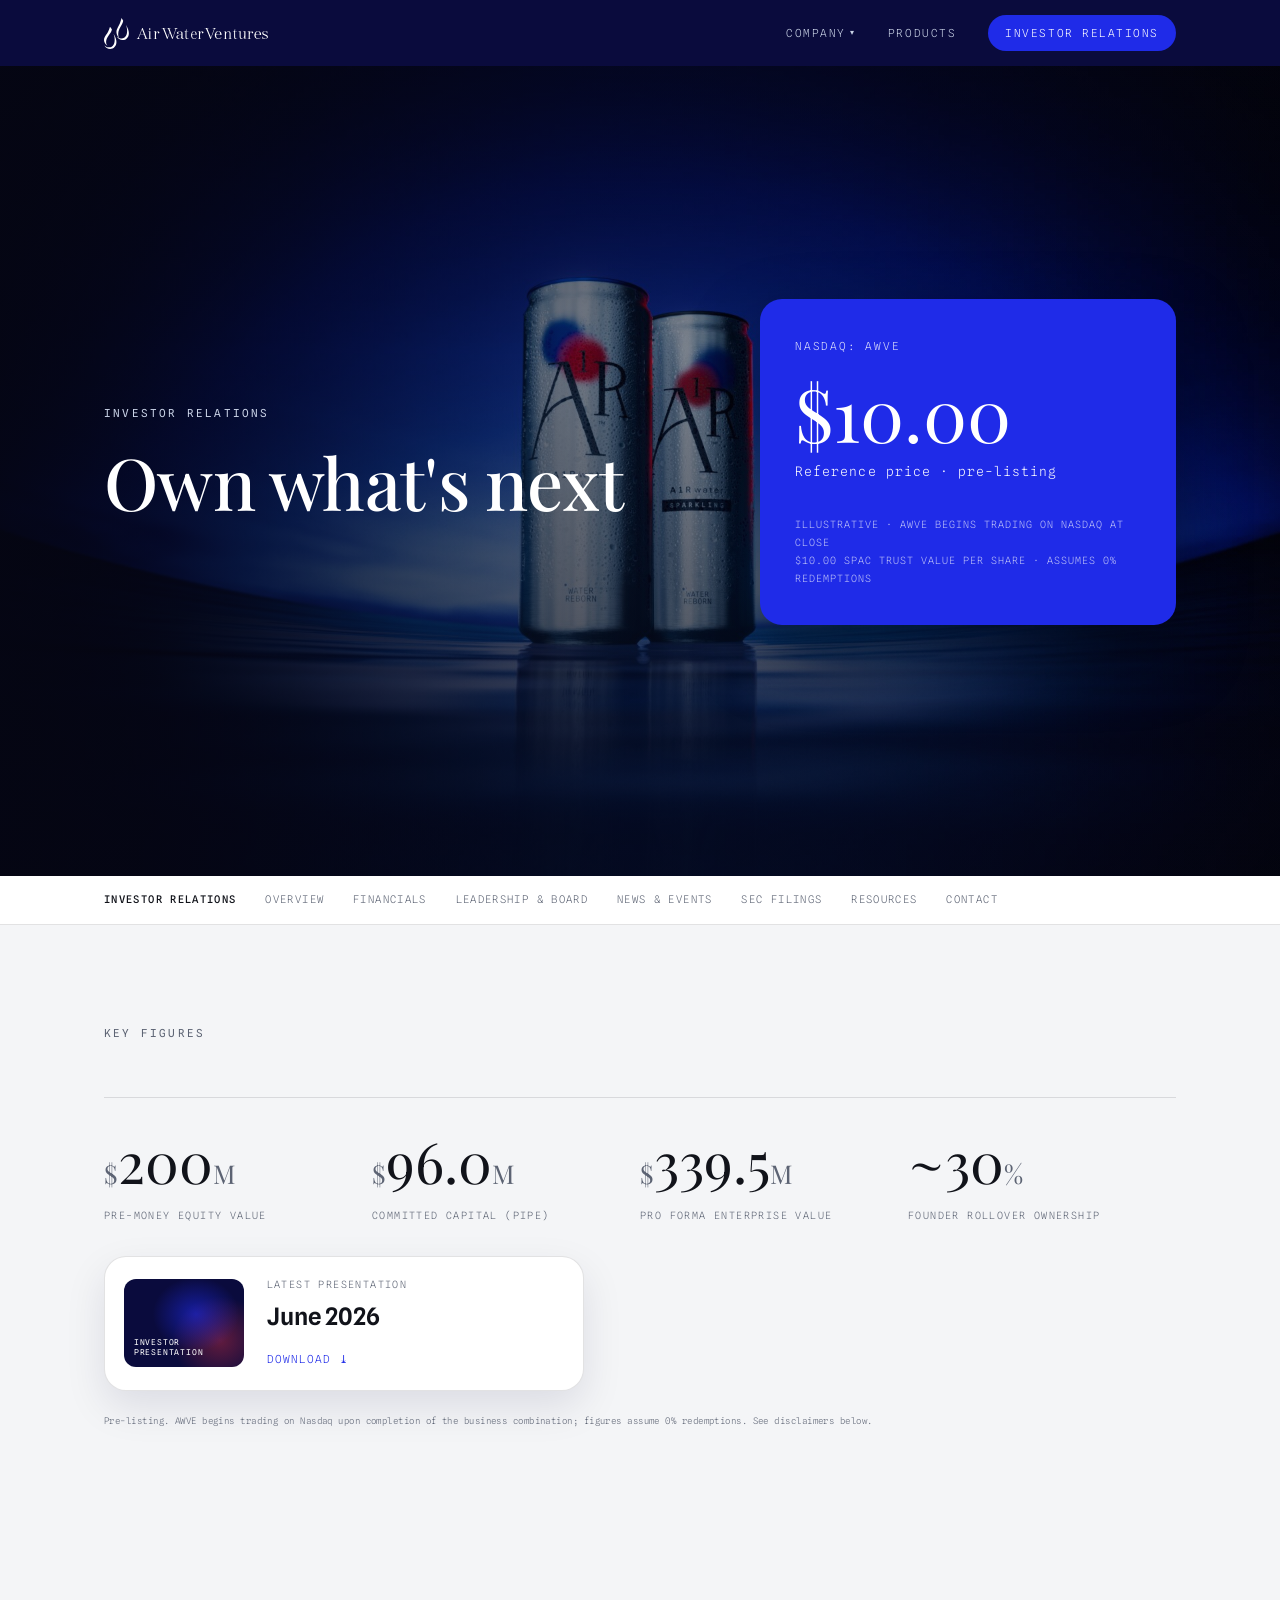
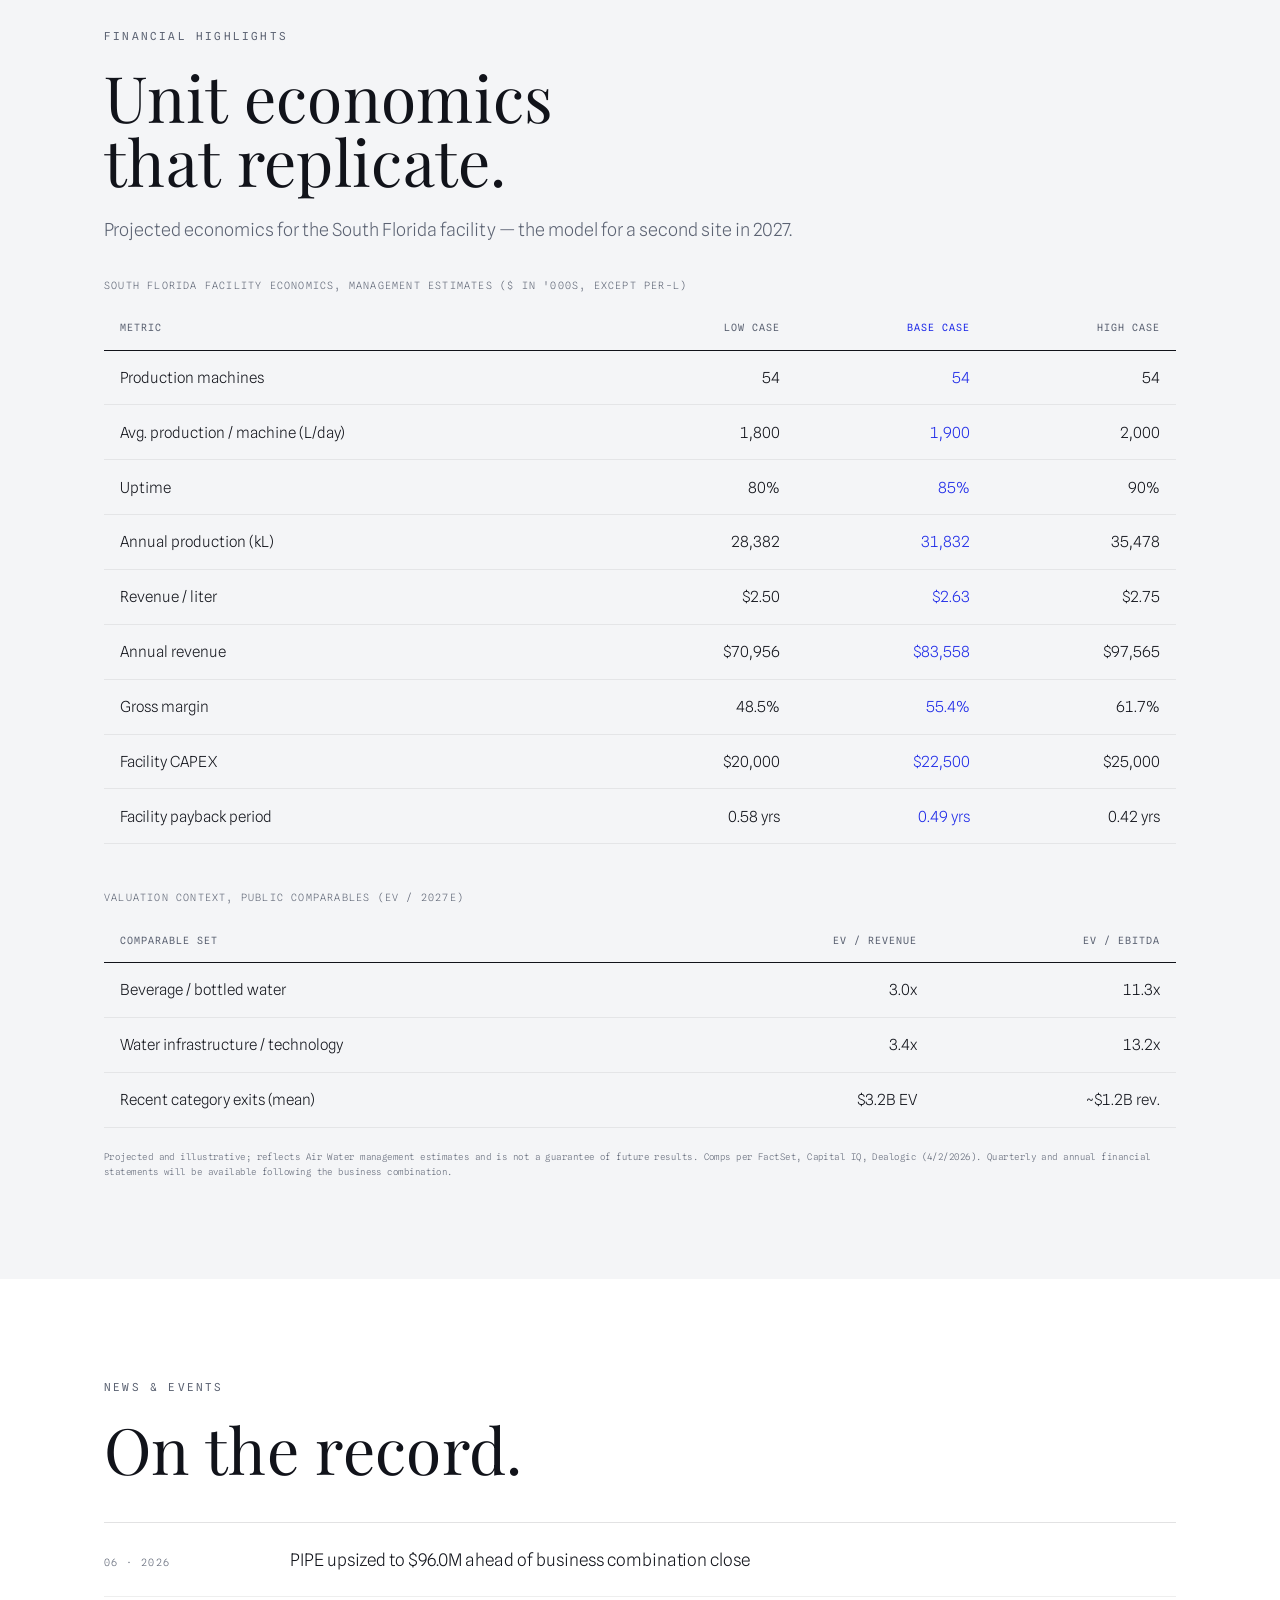
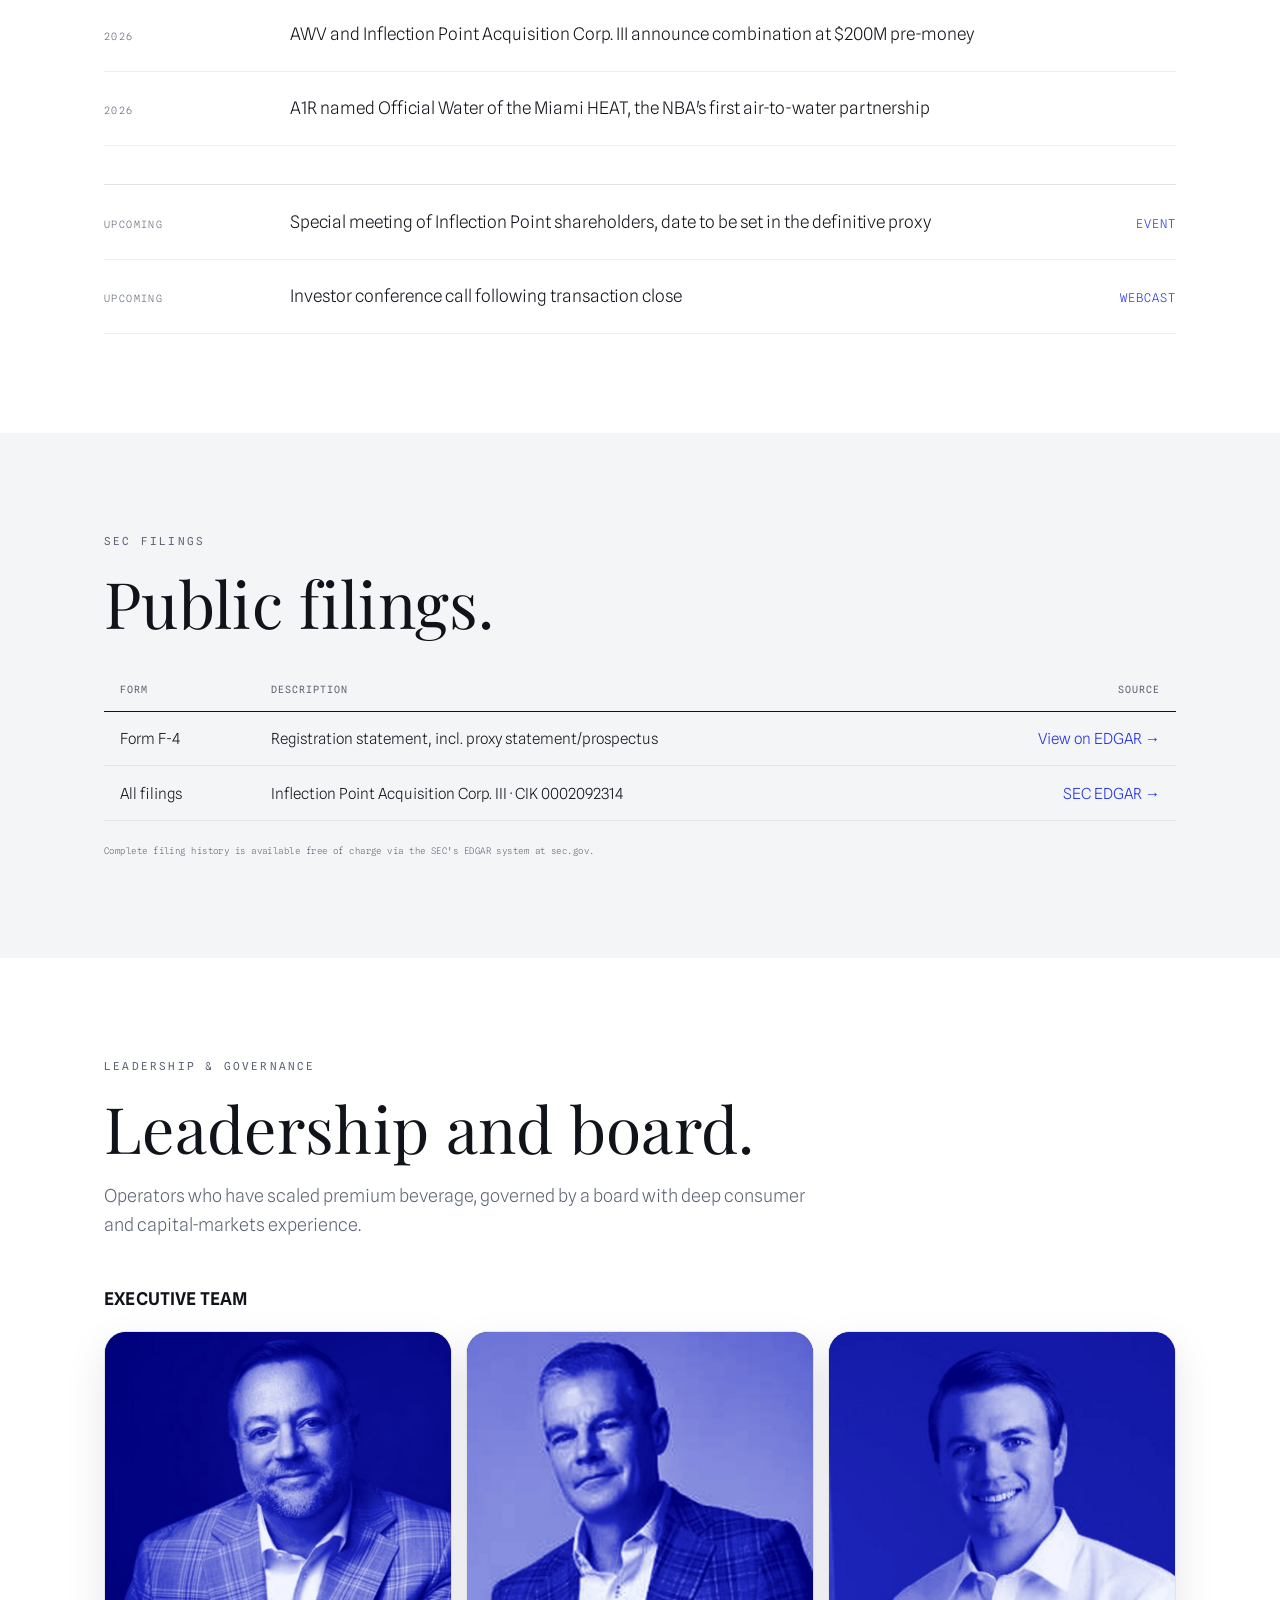
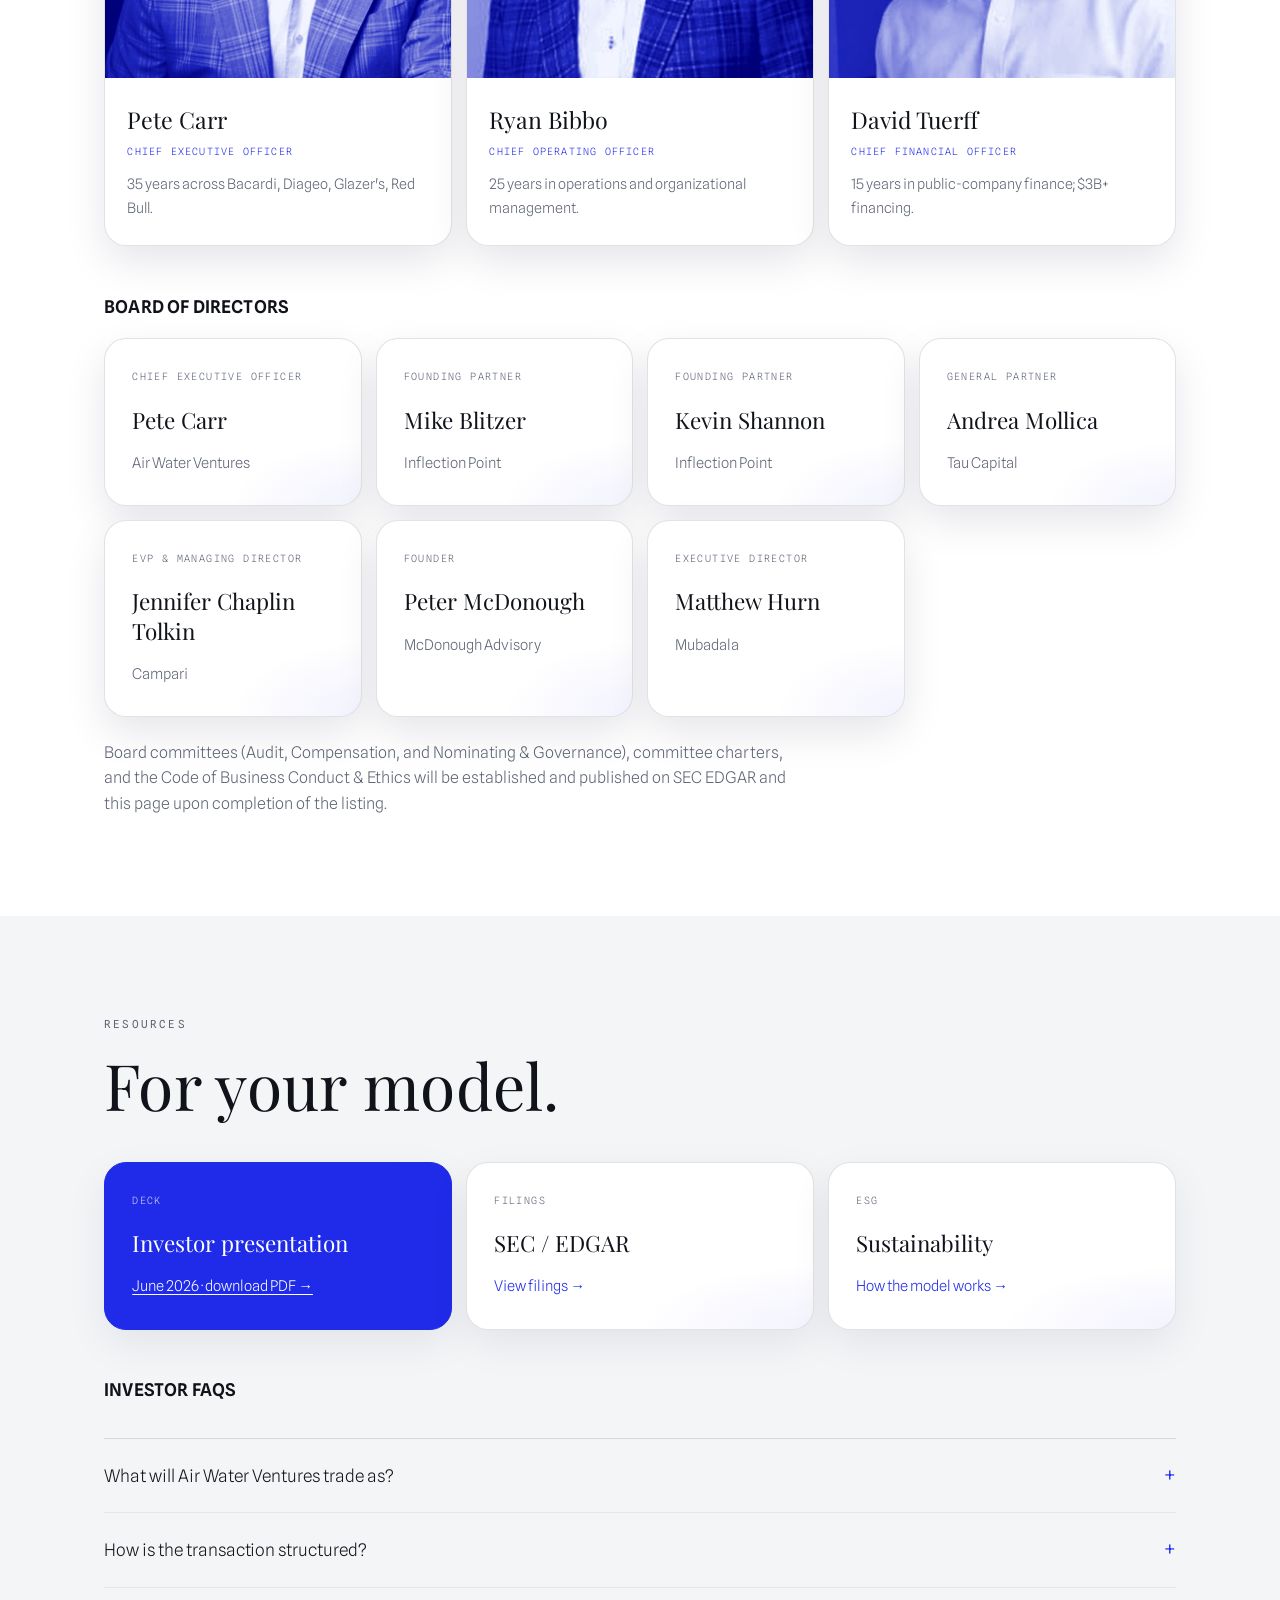
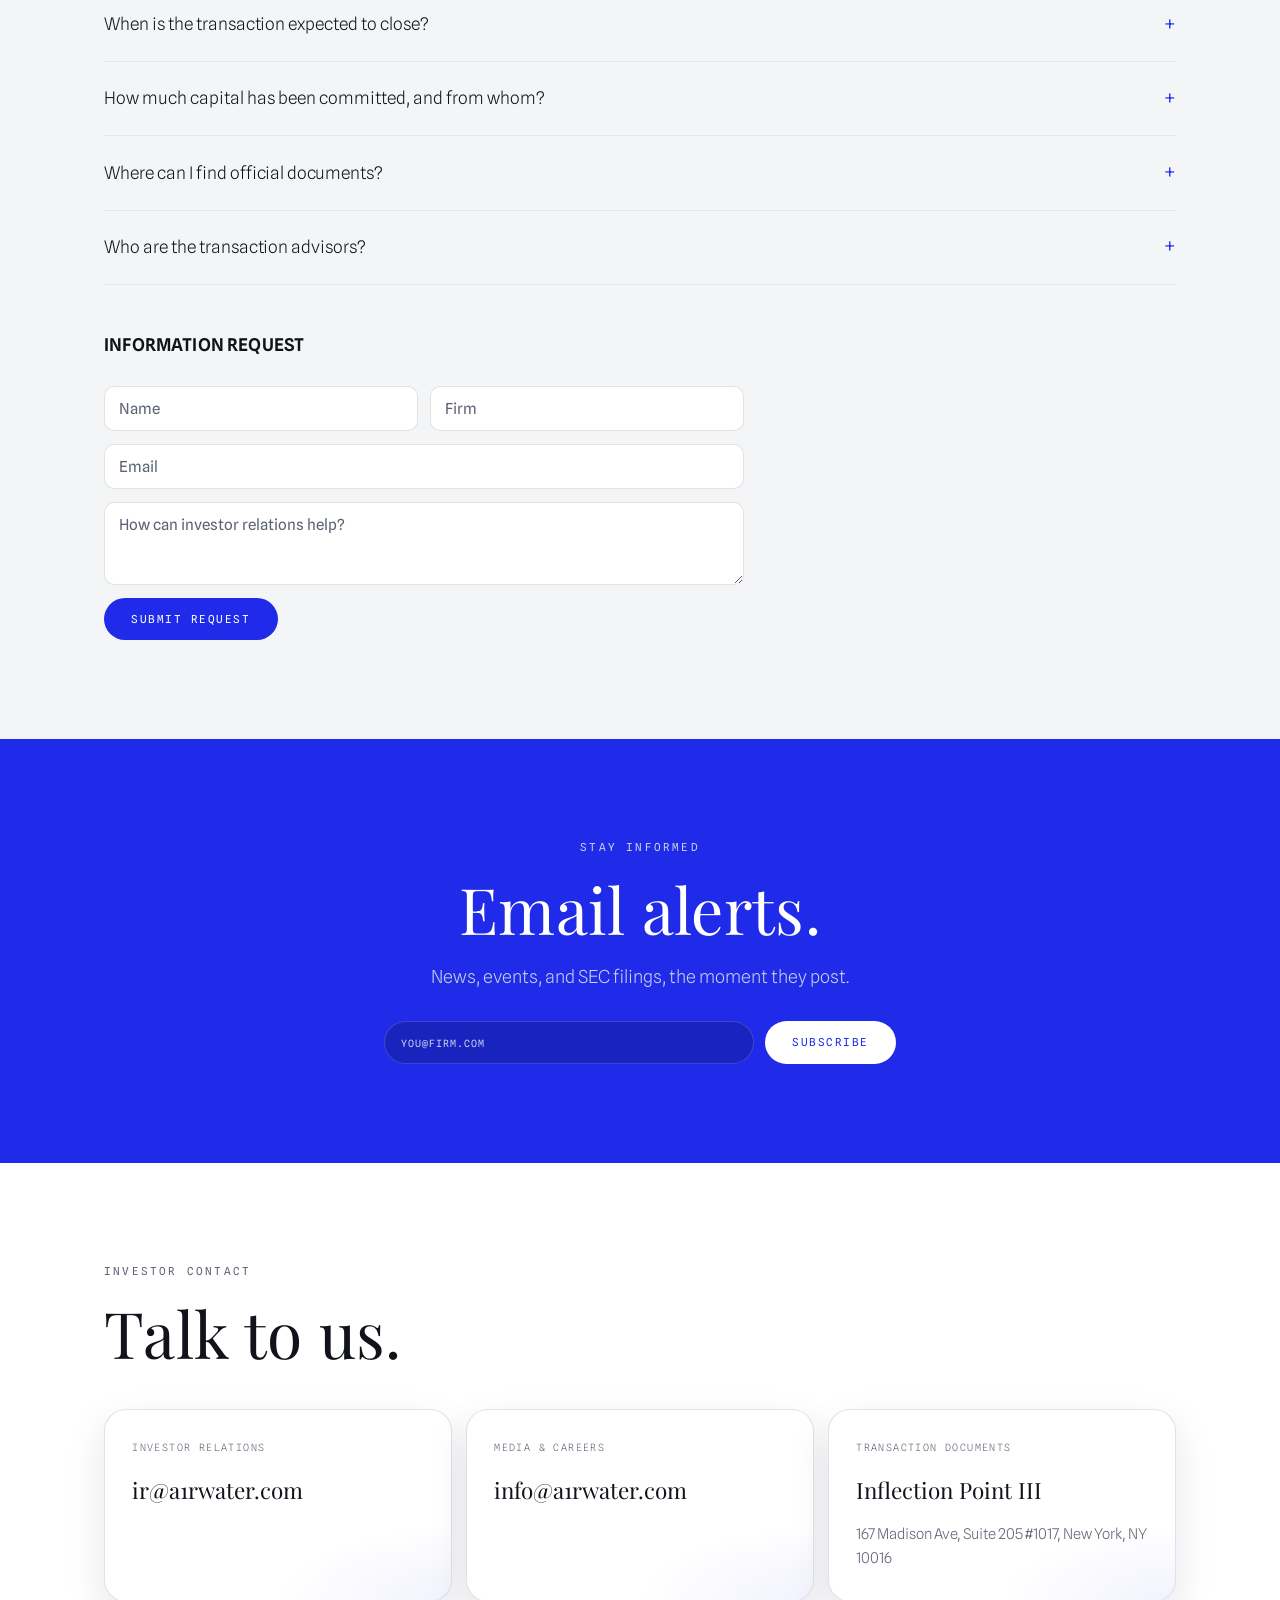
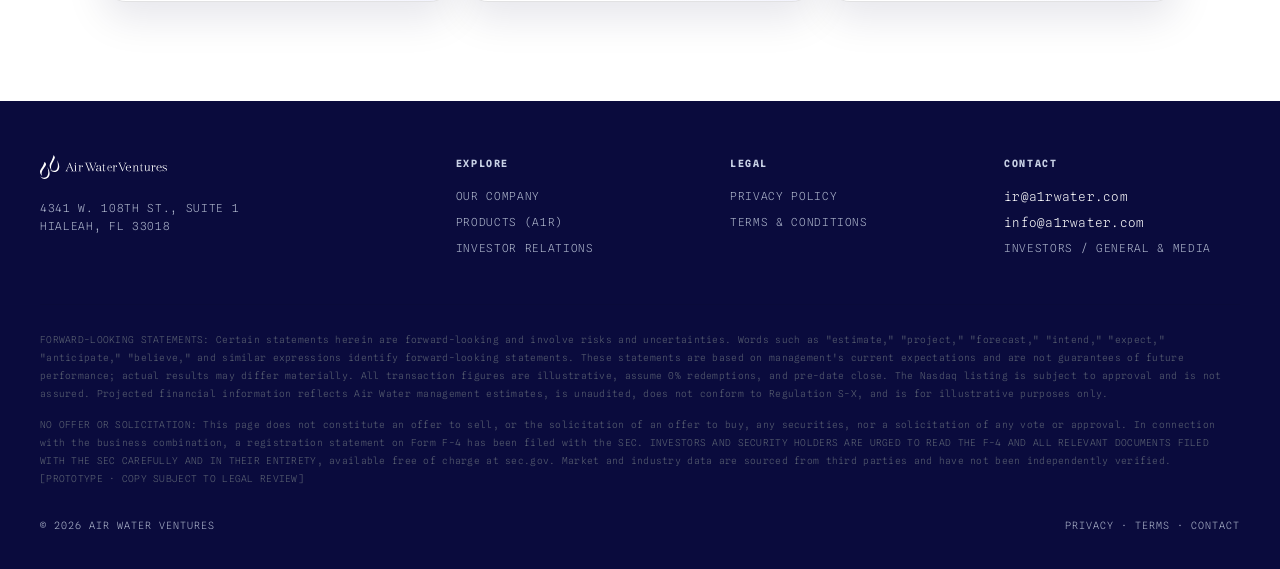
<file: awv-ir.html>
<!DOCTYPE html>
<html lang="en">
<head>
<meta charset="UTF-8">
<meta name="viewport" content="width=device-width, initial-scale=1.0">
<title>Investor Relations · Air Water Ventures</title>
<link rel="preconnect" href="https://fonts.googleapis.com">
<link rel="preconnect" href="https://fonts.gstatic.com" crossorigin>
<link href="https://fonts.googleapis.com/css2?family=Playfair+Display:ital,wght@0,400;0,500;0,600;0,700;1,400;1,500&family=Spline+Sans:wght@300;400;500;600&family=Spline+Sans+Mono:wght@400;500&display=swap" rel="stylesheet">
<link rel="stylesheet" href="awv-bluechip.css">
</head>
<body>
<a class="skip-link" href="#main-content">Skip to content</a>

<nav aria-label="Primary">
  <div class="wrap nav-inner">
    <a class="brand" href="index.html" aria-label="Air Water Ventures">
      <img class="brandlogo brandlogo-d" src="logo-long.svg" alt="Air Water Ventures">
      <img class="brandlogo brandlogo-m" src="whitedrps.svg" alt="Air Water Ventures">
    </a>
    <div class="nav-links">
      <div class="nav-item">
        <a href="awv-company.html" aria-haspopup="true">Company <span class="caret">▾</span></a>
        <div class="nav-menu">
          <a href="awv-company.html#mission">Mission &amp; vision</a>
          <a href="awv-company.html#values">Our values</a>
          <a href="awv-company.html#story">Company story</a>
          <a href="awv-company.html#technology">Technology</a>
          <a href="awv-company.html#geography">Geography</a>
          <a href="awv-company.html#awards">Awards &amp; recognition</a>
          <a href="awv-company.html#careers">Careers</a>
        </div>
      </div>
      <a href="https://a1rwater.com" target="_blank" rel="noopener">Products</a>
      <a class="nav-cta active" aria-current="page" href="awv-ir.html">Investor Relations</a>
    </div>
    <button class="menu-btn" aria-label="Open menu" aria-expanded="false" aria-controls="drawer">Menu</button>
  </div>
</nav>
<div class="mobile-drawer" id="drawer">
  <button class="close" aria-label="Close menu">Close ✕</button>
  <a href="awv-company.html">Company</a>
  <a href="https://a1rwater.com" target="_blank" rel="noopener">Products</a>
  <a href="awv-ir.html">Investor Relations</a>
</div>

<!-- elevated IR hero with stock card -->
<main id="main-content" tabindex="-1">
<header class="hero-el hero-ir" id="top">
  <div class="wrap">
    <div class="hero-el-grid">
      <div>
        <p class="eyebrow kick">Investor Relations</p>
        <h1 class="statement-h1">Own what's next</h1>
      </div>
      <div class="stockcard">
        <span class="sym">NASDAQ: AWVE</span>
        <div class="price">$10.00</div>
        <div class="delta">Reference price · pre-listing</div>
        <div class="foot">ILLUSTRATIVE · AWVE BEGINS TRADING ON NASDAQ AT CLOSE<br>$10.00 SPAC TRUST VALUE PER SHARE · ASSUMES 0% REDEMPTIONS</div>
      </div>
    </div>
  </div>
</header>

<!-- IR sub-nav -->
<nav class="subnav" aria-label="Investor relations sections">
  <div class="wrap">
    <span class="lbl">Investor Relations</span>
    <a href="#stock">Overview</a>
    <a href="#financials">Financials</a>
    <a href="#governance">Leadership &amp; Board</a>
    <a href="#news">News &amp; Events</a>
    <a href="#filings">SEC Filings</a>
    <a href="#resources">Resources</a>
    <a href="#contact">Contact</a>
  </div>
</nav>

<!-- key figures -->
<section class="sec paper" id="stock">
  <div class="wrap">
    <h2 class="sr-only">Key figures</h2>
    <p class="eyebrow kick">Key figures</p>
    <div class="figrow">
      <div><div class="fv"><span class="u">$</span>200<span class="u">M</span></div><div class="fk">Pre-money equity value</div></div>
      <div><div class="fv"><span class="u">$</span>96.0<span class="u">M</span></div><div class="fk">Committed capital (PIPE)</div></div>
      <div><div class="fv"><span class="u">$</span>339.5<span class="u">M</span></div><div class="fk">Pro forma enterprise value</div></div>
      <div><div class="fv">~30<span class="u">%</span></div><div class="fk">Founder rollover ownership</div></div>
    </div>
    <div class="deckcard" style="margin-top:2rem;">
      <div class="thumb"><span class="mono">INVESTOR<br>PRESENTATION</span></div>
      <div class="meta"><div class="k">Latest presentation</div><div class="t">June 2026</div><a href="https://a1rwater.com/wp-content/uploads/2026/06/a1rwater-investor-deck-260609.pdf" target="_blank" rel="noopener">Download ⤓</a></div>
    </div>
    <p class="footnote-src">Pre-listing. AWVE begins trading on Nasdaq upon completion of the business combination; figures assume 0% redemptions. See disclaimers below.</p>
  </div>
</section>


<!-- financials -->
<section class="sec paper" id="financials">
  <div class="wrap">
    <p class="eyebrow kick">Financial highlights</p>
    <h2 class="display" style="max-width:22ch;">Unit economics that replicate.</h2>
    <p class="lede">Projected economics for the South Florida facility — the model for a second site in 2027.</p>
    <table class="dtable">
      <caption>South Florida facility economics, management estimates ($ in '000s, except per-L)</caption>
      <thead><tr><th scope="col">Metric</th><th class="num" scope="col">Low case</th><th class="num em" scope="col">Base case</th><th class="num" scope="col">High case</th></tr></thead>
      <tbody>
        <tr><td>Production machines</td><td class="num">54</td><td class="num em">54</td><td class="num">54</td></tr>
        <tr><td>Avg. production / machine (L/day)</td><td class="num">1,800</td><td class="num em">1,900</td><td class="num">2,000</td></tr>
        <tr><td>Uptime</td><td class="num">80%</td><td class="num em">85%</td><td class="num">90%</td></tr>
        <tr><td>Annual production (kL)</td><td class="num">28,382</td><td class="num em">31,832</td><td class="num">35,478</td></tr>
        <tr><td>Revenue / liter</td><td class="num">$2.50</td><td class="num em">$2.63</td><td class="num">$2.75</td></tr>
        <tr><td>Annual revenue</td><td class="num">$70,956</td><td class="num em">$83,558</td><td class="num">$97,565</td></tr>
        <tr><td>Gross margin</td><td class="num">48.5%</td><td class="num em">55.4%</td><td class="num">61.7%</td></tr>
        <tr><td>Facility CAPEX</td><td class="num">$20,000</td><td class="num em">$22,500</td><td class="num">$25,000</td></tr>
        <tr><td>Facility payback period</td><td class="num">0.58 yrs</td><td class="num em">0.49 yrs</td><td class="num">0.42 yrs</td></tr>
      </tbody>
    </table>

    <table class="dtable" style="margin-top:2.8rem;">
      <caption>Valuation context, public comparables (EV / 2027E)</caption>
      <thead><tr><th scope="col">Comparable set</th><th class="num" scope="col">EV / Revenue</th><th class="num" scope="col">EV / EBITDA</th></tr></thead>
      <tbody>
        <tr><td>Beverage / bottled water</td><td class="num">3.0x</td><td class="num">11.3x</td></tr>
        <tr><td>Water infrastructure / technology</td><td class="num">3.4x</td><td class="num">13.2x</td></tr>
        <tr><td>Recent category exits (mean)</td><td class="num">$3.2B EV</td><td class="num">~$1.2B rev.</td></tr>
      </tbody>
    </table>
    <p class="footnote-src">Projected and illustrative; reflects Air Water management estimates and is not a guarantee of future results. Comps per FactSet, Capital IQ, Dealogic (4/2/2026). Quarterly and annual financial statements will be available following the business combination.</p>
  </div>
</section>

<!-- news & events -->
<section class="sec" id="news">
  <div class="wrap">
    <p class="eyebrow kick">News &amp; events</p>
    <h2 class="display">On the record.</h2>
    <div class="rows">
      <div class="row"><span class="dt">06 · 2026</span><span class="tt">PIPE upsized to $96.0M ahead of business combination close</span></div>
      <div class="row"><span class="dt">2026</span><span class="tt">AWV and Inflection Point Acquisition Corp. III announce combination at $200M pre-money</span></div>
      <div class="row"><span class="dt">2026</span><span class="tt">A1R named Official Water of the Miami HEAT, the NBA's first air-to-water partnership</span></div>
    </div>
    <div class="rows" style="margin-top:2.4rem;">
      <div class="row"><span class="dt">Upcoming</span><span class="tt">Special meeting of Inflection Point shareholders, date to be set in the definitive proxy</span><span class="ar">EVENT</span></div>
      <div class="row"><span class="dt">Upcoming</span><span class="tt">Investor conference call following transaction close</span><span class="ar">WEBCAST</span></div>
    </div>
  </div>
</section>

<!-- SEC filings -->
<section class="sec paper" id="filings">
  <div class="wrap">
    <p class="eyebrow kick">SEC filings</p>
    <h2 class="display">Public filings.</h2>
    <table class="dtable">
      <thead><tr><th scope="col">Form</th><th scope="col">Description</th><th class="num" scope="col">Source</th></tr></thead>
      <tbody>
        <tr><td>Form F-4</td><td>Registration statement, incl. proxy statement/prospectus</td><td class="num"><a class="em" href="https://www.sec.gov/Archives/edgar/data/2092314/000121390026042592/ea0266470-04.htm" target="_blank" rel="noopener">View on EDGAR →</a></td></tr>
        <tr><td>All filings</td><td>Inflection Point Acquisition Corp. III · CIK 0002092314</td><td class="num"><a class="em" href="https://www.sec.gov/cgi-bin/browse-edgar?action=getcompany&amp;CIK=0002092314&amp;type=&amp;dateb=&amp;owner=include&amp;count=40" target="_blank" rel="noopener">SEC EDGAR →</a></td></tr>
      </tbody>
    </table>
    <p class="footnote-src">Complete filing history is available free of charge via the SEC's EDGAR system at sec.gov.</p>
  </div>
</section>

<!-- governance -->
<section class="sec" id="governance">
  <div class="wrap">
    <p class="eyebrow kick">Leadership &amp; governance</p>
    <h2 class="display">Leadership and board.</h2>
    <p class="lede">Operators who have scaled premium beverage, governed by a board with deep consumer and capital-markets experience.</p>
    <h3 class="sans-h subhead">Executive team</h3>
    <div class="people">
      <div class="person"><div class="pic"><img src="carr.jpg" alt="Pete Carr"></div><div class="pad"><h3>Pete Carr</h3><div class="role">Chief Executive Officer</div><p>35 years across Bacardi, Diageo, Glazer's, Red Bull.</p></div></div>
      <div class="person"><div class="pic"><img src="bibbo.jpg" alt="Ryan Bibbo"></div><div class="pad"><h3>Ryan Bibbo</h3><div class="role">Chief Operating Officer</div><p>25 years in operations and organizational management.</p></div></div>
      <div class="person"><div class="pic"><img src="tuerff.jpg" alt="David Tuerff"></div><div class="pad"><h3>David Tuerff</h3><div class="role">Chief Financial Officer</div><p>15 years in public-company finance; $3B+ financing.</p></div></div>
    </div>
    <h3 class="sans-h subhead">Board of directors</h3>
    <div class="cards c4">
      <div class="card"><div class="k">Chief Executive Officer</div><div class="v tx">Pete Carr</div><div class="d">Air Water Ventures</div></div>
      <div class="card"><div class="k">Founding Partner</div><div class="v tx">Mike Blitzer</div><div class="d">Inflection Point</div></div>
      <div class="card"><div class="k">Founding Partner</div><div class="v tx">Kevin Shannon</div><div class="d">Inflection Point</div></div>
      <div class="card"><div class="k">General Partner</div><div class="v tx">Andrea Mollica</div><div class="d">Tau Capital</div></div>
      <div class="card"><div class="k">EVP &amp; Managing Director</div><div class="v tx">Jennifer Chaplin Tolkin</div><div class="d">Campari</div></div>
      <div class="card"><div class="k">Founder</div><div class="v tx">Peter McDonough</div><div class="d">McDonough Advisory</div></div>
      <div class="card"><div class="k">Executive Director</div><div class="v tx">Matthew Hurn</div><div class="d">Mubadala</div></div>
    </div>
    <p class="lede" style="font-size:1rem;">Board committees (Audit, Compensation, and Nominating &amp; Governance), committee charters, and the Code of Business Conduct &amp; Ethics will be established and published on SEC EDGAR and this page upon completion of the listing.</p>
  </div>
</section>

<!-- resources -->
<section class="sec paper" id="resources">
  <div class="wrap">
    <p class="eyebrow kick">Resources</p>
    <h2 class="display">For your model.</h2>
    <div class="cards c3">
      <div class="card royal"><div class="k">Deck</div><div class="v tx">Investor presentation</div><div class="d"><a href="https://a1rwater.com/wp-content/uploads/2026/06/a1rwater-investor-deck-260609.pdf" target="_blank" rel="noopener">June 2026 · download PDF →</a></div></div>
      <div class="card"><div class="k">Filings</div><div class="v tx">SEC / EDGAR</div><div class="d"><a href="https://www.sec.gov/cgi-bin/browse-edgar?action=getcompany&amp;CIK=0002092314&amp;type=&amp;dateb=&amp;owner=include&amp;count=40" target="_blank" rel="noopener">View filings →</a></div></div>
      <div class="card"><div class="k">ESG</div><div class="v tx">Sustainability</div><div class="d"><a href="awv-company.html#sustainability">How the model works →</a></div></div>
    </div>

    <h3 class="sans-h subhead">Investor FAQs</h3>
    <div class="faq">
      <details><summary>What will Air Water Ventures trade as?</summary><p>Upon completion of the business combination, the company is expected to list on Nasdaq under the ticker <b>AWVE</b>. Until then, the security trades as Inflection Point Acquisition Corp. III.</p></details>
      <details><summary>How is the transaction structured?</summary><p>A business combination (de-SPAC) with Inflection Point Acquisition Corp. III at a $200M pre-money equity value, with $96.0M of committed PIPE capital and a pro forma enterprise value of $339.5M (assuming 0% redemptions).</p></details>
      <details><summary>When is the transaction expected to close?</summary><p>Closing is subject to shareholder and regulatory approvals and customary conditions. Timing will be set in the definitive proxy statement/prospectus filed with the SEC.</p></details>
      <details><summary>How much capital has been committed, and from whom?</summary><p>$96.0M in PIPE capital, anchored by Inflection Point and Southern Glazer's, with $50.0M funded at announcement and $46.0M at close.</p></details>
      <details><summary>Where can I find official documents?</summary><p>All filings are available free of charge via the SEC's EDGAR system at sec.gov, and are linked in the SEC Filings section above.</p></details>
      <details><summary>Who are the transaction advisors?</summary><p>Cantor Fitzgerald &amp; Co. is acting as placement agent for the PIPE in connection with the business combination.</p></details>
    </div>

    <h3 class="sans-h subhead">Information request</h3>
    <form class="formgrid" onsubmit="return false;">
      <input type="text" placeholder="Name" aria-label="Name">
      <input type="text" placeholder="Firm" aria-label="Firm">
      <input type="email" class="full" placeholder="Email" aria-label="Email">
      <textarea class="full" rows="3" placeholder="How can investor relations help?" aria-label="Message"></textarea>
      <div class="full"><button class="btn btn-royal" type="submit">Submit request</button></div>
    </form>
  </div>
</section>

<!-- email alerts -->
<section class="sec royal gateway" id="alerts">
  <div class="wrap">
    <p class="eyebrow kick">Stay informed</p>
    <h2 class="display">Email alerts.</h2>
    <p class="lede">News, events, and SEC filings, the moment they post.</p>
    <div class="alert">
      <input type="email" placeholder="you@firm.com" aria-label="Email address">
      <button class="btn btn-white" type="button">Subscribe</button>
    </div>
  </div>
</section>

<!-- contact -->
<section class="sec" id="contact">
  <div class="wrap">
    <p class="eyebrow kick">Investor contact</p>
    <h2 class="display">Talk to us.</h2>
    <div class="cards c3">
      <div class="card"><div class="k">Investor relations</div><div class="v tx">ir@a1rwater.com</div></div>
      <div class="card"><div class="k">Media &amp; careers</div><div class="v tx">info@a1rwater.com</div></div>
      <div class="card"><div class="k">Transaction documents</div><div class="v tx">Inflection Point III</div><div class="d">167 Madison Ave, Suite 205 #1017, New York, NY 10016</div></div>
    </div>
  </div>
</section>

</main>
<footer>
  <div class="wrap">
    <div class="foot-grid four">
      <div>
        <div class="wm"><img class="footlogo" src="logo-long.svg" alt="Air Water Ventures"></div>
        <p>4341 W. 108th St., Suite 1<br>Hialeah, FL 33018</p>
      </div>
      <div><h4>Explore</h4><a href="awv-company.html">Our Company</a><a href="https://a1rwater.com" target="_blank" rel="noopener">Products (A1R)</a><a href="awv-ir.html">Investor Relations</a></div>
      <div><h4>Legal</h4><a href="https://a1rwater.com/privacy-policy/" target="_blank" rel="noopener">Privacy policy</a><a href="https://a1rwater.com/terms-of-use/" target="_blank" rel="noopener">Terms &amp; conditions</a></div>
      <div><h4>Contact</h4><span class="email">ir@a1rwater.com</span><span class="email">info@a1rwater.com</span><p>Investors / general &amp; media</p></div>
    </div>
    <div class="fineprint">
      <p>FORWARD-LOOKING STATEMENTS: Certain statements herein are forward-looking and involve risks and uncertainties. Words such as "estimate," "project," "forecast," "intend," "expect," "anticipate," "believe," and similar expressions identify forward-looking statements. These statements are based on management's current expectations and are not guarantees of future performance; actual results may differ materially. All transaction figures are illustrative, assume 0% redemptions, and pre-date close. The Nasdaq listing is subject to approval and is not assured. Projected financial information reflects Air Water management estimates, is unaudited, does not conform to Regulation S-X, and is for illustrative purposes only.</p>
      <p>NO OFFER OR SOLICITATION: This page does not constitute an offer to sell, or the solicitation of an offer to buy, any securities, nor a solicitation of any vote or approval. In connection with the business combination, a registration statement on Form F-4 has been filed with the SEC. INVESTORS AND SECURITY HOLDERS ARE URGED TO READ THE F-4 AND ALL RELEVANT DOCUMENTS FILED WITH THE SEC CAREFULLY AND IN THEIR ENTIRETY, available free of charge at sec.gov. Market and industry data are sourced from third parties and have not been independently verified. [PROTOTYPE · COPY SUBJECT TO LEGAL REVIEW]</p>
    </div>
    <div class="foot-bottom"><span>© 2026 Air Water Ventures</span><span>Privacy · Terms · Contact</span></div>
  </div>
</footer>

<script>
(function(){
  var d=document.getElementById('drawer'),o=document.querySelector('.menu-btn'),c=d&&d.querySelector('.close');
  if(!d||!o)return;
  function open(){d.classList.add('open');o.setAttribute('aria-expanded','true');if(c)c.focus();}
  function close(){d.classList.remove('open');o.setAttribute('aria-expanded','false');o.focus();}
  o.addEventListener('click',open);
  if(c)c.addEventListener('click',close);
  d.querySelectorAll('a').forEach(function(a){a.addEventListener('click',close);});
  document.addEventListener('keydown',function(e){if(e.key==='Escape'&&d.classList.contains('open'))close();});
})();
</script>

</body>
</html>
</file>
<file: awv-bluechip.css>
/* =====================================================================
   AIR WATER VENTURES — "BLUE CHIP" (refined go-forward direction)
   Navy + Electric Royal + Signal-red bleed · white editorial sections
   Type : Playfair Display (display serif — the company font) · Spline Sans (headings/body)
          Spline Sans Mono (labels / data voice)
   ===================================================================== */
:root{
  --navy:#0A0B3D; --navy-2:#101357; --royal:#1F2BE8; --royal-dk:#1820C0;
  --red:#E5333F; --ink:#11131A; --white:#FFFFFF;
  --paper:#F4F5F7; --paper-2:#ECEEF3;
  --muted:#5C6373;            /* body grey on light */
  --muted-d:#AEB6CC;          /* muted on dark */
  --silver:#C9D2E6;
  --line:rgba(17,19,26,.12); --line-2:rgba(17,19,26,.07);
  --line-d:rgba(255,255,255,.16); --line-d2:rgba(255,255,255,.08);
  --up:#1FBE7A;
  --serif:'Playfair Display',Georgia,serif;
  --sans:'Spline Sans',-apple-system,BlinkMacSystemFont,sans-serif;
  --mono:'Spline Sans Mono',ui-monospace,monospace;
  --radius:22px; --shadow:0 16px 40px rgba(10,11,61,.10);
}
*{margin:0;padding:0;box-sizing:border-box;}
html{scroll-behavior:smooth;}
body{background:var(--white);color:var(--ink);font-family:var(--sans);font-weight:300;font-size:16px;line-height:1.65;-webkit-font-smoothing:antialiased;}
::selection{background:var(--royal);color:#fff;}
a{color:inherit;text-decoration:none;}
img{display:block;max-width:100%;}
section{position:relative;}
.wrap{max-width:1200px;margin:0 auto;padding:0 5vw;}
.display{font-family:var(--serif);font-weight:400;line-height:1;letter-spacing:.005em;text-wrap:balance;}
.it{font-style:italic;}
.mono{font-family:var(--mono);font-weight:400;text-transform:uppercase;letter-spacing:.16em;font-size:11px;}
.sans-h{font-family:var(--sans);font-weight:600;text-transform:uppercase;letter-spacing:.01em;line-height:1.05;}
.eyebrow{font-family:var(--mono);font-weight:400;text-transform:uppercase;letter-spacing:.2em;font-size:11px;color:var(--muted);}
.navy .eyebrow,.royal .eyebrow,.hero-el .eyebrow{color:var(--silver);}

/* ---------- nav ---------- */
nav{position:sticky;top:0;z-index:70;background:var(--navy);}
.nav-inner{display:flex;align-items:center;justify-content:space-between;height:66px;gap:2rem;}
.brand{display:flex;align-items:center;gap:.7rem;}
.brand .brandlogo{width:auto;display:block;}
.brand .brandlogo-d{height:31px;}
.brand .brandlogo-m{height:32px;display:none;}
@media(max-width:900px){.brand .brandlogo-d{display:none;}.brand .brandlogo-m{display:block;}}
.foot-grid .wm .footlogo{height:24px;width:auto;display:block;}
.nav-links{display:flex;gap:2rem;align-items:center;font-family:var(--mono);font-size:11px;text-transform:uppercase;letter-spacing:.14em;}
.nav-links a{color:var(--silver);transition:color .2s;}
.nav-links a:hover,.nav-links a.active{color:#fff;}
.nav-cta{background:var(--royal);color:#fff !important;padding:9px 17px;border-radius:30px;transition:background .2s;}
.nav-cta:hover{background:var(--royal-dk);}
.nav-item{position:relative;}
.nav-item>a{display:inline-flex;align-items:center;gap:.4em;color:var(--silver);transition:color .2s;}
.nav-item:hover>a,.nav-item:focus-within>a{color:#fff;}
.nav-item .caret{font-size:8px;transition:transform .2s;}
.nav-item:hover .caret,.nav-item:focus-within .caret{transform:rotate(180deg);}
.nav-menu{position:absolute;top:100%;left:-1rem;min-width:228px;background:#070a18;border:1px solid var(--line-d);border-radius:12px;padding:.5rem 0;display:flex;flex-direction:column;opacity:0;visibility:hidden;transform:translateY(8px);transition:opacity .18s,transform .18s,visibility .18s;z-index:80;box-shadow:0 24px 54px rgba(0,0,0,.45);}
.nav-item:hover .nav-menu,.nav-item:focus-within .nav-menu{opacity:1;visibility:visible;transform:translateY(0);}
.nav-menu a{padding:.62rem 1.3rem;white-space:nowrap;color:var(--silver);font-family:var(--mono);font-size:11px;text-transform:uppercase;letter-spacing:.1em;}
.nav-menu a:hover{color:#fff;background:rgba(255,255,255,.06);}
@media(max-width:900px){.nav-links{display:none;}}

/* ---------- buttons ---------- */
.btn{font-family:var(--mono);font-size:11px;text-transform:uppercase;letter-spacing:.14em;padding:13px 26px;border-radius:30px;display:inline-block;transition:all .2s;cursor:pointer;border:1px solid transparent;}
.btn-royal{background:var(--royal);color:#fff;} .btn-royal:hover{background:var(--royal-dk);}
.btn-line{border-color:var(--line);color:var(--ink);} .btn-line:hover{border-color:var(--ink);}
.navy .btn-line,.royal .btn-line,.hero-el .btn-line{border-color:var(--line-d);color:#fff;} .navy .btn-line:hover,.royal .btn-line:hover,.hero-el .btn-line:hover{border-color:#fff;background:rgba(255,255,255,.08);}
.btn-white{background:#fff;color:var(--royal);} .btn-white:hover{background:var(--paper);}
.ctas{display:flex;gap:.8rem;flex-wrap:wrap;margin-top:2.2rem;}

/* ---------- sections ---------- */
.sec{padding:11vh 0;}
.sec.paper{background:var(--paper);}
.sec.navy{background:var(--navy);color:#fff;}
.sec.royal{background:var(--royal);color:#fff;}
.sec .display{font-size:clamp(2.4rem,5vw,4.2rem);}
.sec.navy .display,.sec.royal .display{color:#fff;}
.lede{color:var(--muted);max-width:44rem;margin-top:1.4rem;font-size:1.12rem;line-height:1.6;}
.navy .lede,.royal .lede{color:var(--silver);}
.kick{margin-bottom:1.3rem;}

/* ---------- stat / cards ---------- */
.cards{display:grid;gap:14px;margin-top:2.8rem;}
.cards.c4{grid-template-columns:repeat(4,1fr);} .cards.c3{grid-template-columns:repeat(3,1fr);} .cards.c2{grid-template-columns:repeat(2,1fr);}
.card{background:#fff;border:1px solid var(--line);border-radius:var(--radius);padding:1.8rem 1.7rem 1.9rem;box-shadow:var(--shadow);}
.paper .card{box-shadow:0 14px 40px rgba(10,11,61,.07);}
.card .k{font-family:var(--mono);font-size:10px;letter-spacing:.14em;text-transform:uppercase;color:var(--muted);}
.card .v{font-family:var(--serif);font-size:clamp(2.4rem,4.4vw,3.4rem);line-height:1;color:var(--ink);margin-top:1.3rem;}
.card .v .u{font-size:.5em;color:var(--muted);}
.card .v.tx{font-size:1.4rem;line-height:1.3;}  /* text value (names, emails) rather than a big number */
.card .d{color:var(--muted);font-size:.92rem;margin-top:1rem;}
.card.royal{background:var(--royal);border-color:var(--royal);color:#fff;}
.card.royal .k{color:rgba(255,255,255,.8);} .card.royal .v{color:#fff;} .card.royal .v .u{color:rgba(255,255,255,.8);} .card.royal .d{color:rgba(255,255,255,.85);}
.card.navy{background:var(--navy);border-color:var(--navy);color:#fff;}
.card.navy .k{color:var(--silver);} .card.navy .v{color:#fff;} .card.navy .d{color:var(--silver);}
.navy .card{background:var(--navy-2);border-color:var(--line-d);box-shadow:none;color:#fff;}
.navy .card .v{color:#fff;} .navy .card .k,.navy .card .d{color:var(--silver);}
@media(max-width:900px){.cards.c4{grid-template-columns:repeat(2,1fr);}}
@media(max-width:600px){.cards.c4,.cards.c3,.cards.c2{grid-template-columns:1fr;}}

/* ---------- stock card ---------- */
.stockcard{background:var(--royal);color:#fff;border-radius:var(--radius);padding:2.4rem 2.2rem;display:flex;flex-direction:column;min-height:300px;}
.stockcard .sym{font-family:var(--mono);font-size:11px;letter-spacing:.16em;color:rgba(255,255,255,.85);}
.stockcard .price{font-family:var(--serif);font-size:clamp(3rem,6vw,4.6rem);line-height:1;margin-top:1.3rem;}
.stockcard .delta{font-family:var(--mono);font-size:13px;letter-spacing:.08em;margin-top:.7rem;color:#fff;}
.stockcard .foot{margin-top:auto;font-family:var(--mono);font-size:10px;letter-spacing:.1em;color:rgba(255,255,255,.7);line-height:1.8;padding-top:2rem;}

/* ---------- tiles / values ---------- */
.tiles{display:grid;grid-template-columns:repeat(2,1fr);gap:14px;margin-top:2.8rem;}
.tiles.t3{grid-template-columns:repeat(3,1fr);}
.tile{position:relative;background:#fff;border:1px solid var(--line);border-radius:var(--radius);padding:2.1rem 1.9rem 2.3rem;box-shadow:var(--shadow);overflow:hidden;}
.tile::before{content:"";position:absolute;top:0;right:0;width:55%;height:55%;background:radial-gradient(circle at 100% 0,rgba(31,43,232,.06),transparent 70%);pointer-events:none;}
.tile .n{font-family:var(--mono);font-size:10px;letter-spacing:.14em;text-transform:uppercase;color:var(--muted);}
.tile h3{font-family:var(--sans);font-weight:600;text-transform:uppercase;font-size:clamp(1.3rem,2.4vw,1.7rem);line-height:1.05;letter-spacing:.005em;margin:1.1rem 0 .8rem;color:var(--ink);}
.tile p{color:var(--muted);font-size:.95rem;line-height:1.6;}
.paper .tile{box-shadow:0 14px 40px rgba(10,11,61,.07);}
@media(max-width:760px){.tiles,.tiles.t3{grid-template-columns:1fr;}}

/* ---------- people ---------- */
.people{display:grid;grid-template-columns:repeat(3,1fr);gap:14px;margin-top:2.8rem;}
.person{background:#fff;border:1px solid var(--line);border-radius:var(--radius);overflow:hidden;box-shadow:var(--shadow);}
.paper .person{box-shadow:0 14px 40px rgba(10,11,61,.07);}
.person .pic{aspect-ratio:1;background:radial-gradient(60% 60% at 50% 35%,var(--navy-2),var(--navy));display:flex;align-items:center;justify-content:center;}
.person .pad{padding:1.4rem 1.4rem 1.6rem;}
.person h3{font-family:var(--serif);font-weight:400;font-size:1.45rem;color:var(--ink);}
.person .role{font-family:var(--mono);font-size:10px;letter-spacing:.12em;text-transform:uppercase;color:var(--royal);margin-top:.25rem;}
.person p{color:var(--muted);font-size:.9rem;margin-top:.8rem;}
@media(max-width:760px){.people{grid-template-columns:1fr;}}

/* ---------- rows (story / news / filings) ---------- */
.rows{margin-top:2.6rem;border-top:1px solid var(--line);}
.row{display:grid;grid-template-columns:160px 1fr auto;gap:1.6rem;align-items:baseline;padding:1.4rem 0;border-bottom:1px solid var(--line-2);transition:padding-left .2s;}
.row:hover{padding-left:.5rem;}
.navy .rows,.navy .row{border-color:var(--line-d2);}
.row .dt{font-family:var(--mono);font-size:10px;letter-spacing:.14em;text-transform:uppercase;color:var(--muted);}
.navy .row .dt{color:var(--silver);}
.row .tt{font-size:1.08rem;color:var(--ink);}
.navy .row .tt{color:#fff;}
.row .ar{font-family:var(--mono);color:var(--royal);font-size:12px;letter-spacing:.08em;}
.navy .row .ar{color:var(--silver);}
@media(max-width:680px){.row{grid-template-columns:1fr;gap:.3rem;}}

/* ---------- deck / download card ---------- */
.deckcard{display:flex;align-items:center;gap:1.4rem;background:#fff;border:1px solid var(--line);border-radius:var(--radius);padding:1.2rem;box-shadow:var(--shadow);max-width:30rem;}
.deckcard .thumb{width:120px;height:88px;border-radius:12px;flex:none;background:
   radial-gradient(60% 70% at 60% 40%, rgba(31,43,232,.6), transparent 60%),
   radial-gradient(40% 50% at 80% 70%, rgba(229,51,63,.4), transparent),var(--navy);
   display:flex;align-items:flex-end;padding:.6rem;}
.deckcard .thumb .mono{color:#fff;font-size:8px;letter-spacing:.1em;line-height:1.3;}
.deckcard .meta .k{font-family:var(--mono);font-size:10px;letter-spacing:.14em;text-transform:uppercase;color:var(--muted);}
.deckcard .meta .t{font-family:var(--sans);font-weight:600;font-size:1.5rem;color:var(--ink);margin:.3rem 0 .5rem;}
.deckcard .meta a{font-family:var(--mono);font-size:11px;letter-spacing:.1em;text-transform:uppercase;color:var(--royal);}

/* ---------- email alert ---------- */
.alert{display:flex;gap:.7rem;margin-top:1.8rem;max-width:32rem;flex-wrap:wrap;}
.alert input{flex:1 1 220px;background:rgba(0,0,0,.18);border:1px solid var(--line-d);color:#fff;font-family:var(--mono);font-size:12px;padding:13px 16px;border-radius:30px;outline:none;}
.alert input::placeholder{color:rgba(255,255,255,.78);text-transform:uppercase;font-size:10px;letter-spacing:.1em;}

/* ---------- footer ---------- */
footer{background:var(--navy);color:#fff;}
footer .wrap{padding:6vh 0 4vh;}
.foot-grid{display:grid;grid-template-columns:1.7fr 1fr 1fr;gap:2.4rem;}
.foot-grid.four{grid-template-columns:1.6fr 1fr 1fr 1fr;}
.foot-grid .wm{display:flex;align-items:center;gap:.6rem;font-family:var(--serif);font-size:22px;letter-spacing:.04em;color:#fff;margin-bottom:1.3rem;}
.foot-grid .wm svg{width:20px;height:24px;}
.foot-grid .wm .markimg{height:26px;width:auto;}
.foot-grid p,.foot-grid a{font-family:var(--mono);font-size:11px;letter-spacing:.06em;color:var(--muted-d);display:block;margin-bottom:.5rem;text-transform:uppercase;}
.foot-grid .email{font-family:var(--mono);font-size:12.5px;letter-spacing:.02em;text-transform:none;color:#fff;display:block;margin-bottom:.35rem;word-break:break-all;}
.foot-grid a:hover{color:#fff;}
.foot-grid h4{font-family:var(--mono);font-size:10px;letter-spacing:.16em;text-transform:uppercase;color:var(--silver);margin-bottom:1rem;}
.legal{margin-top:3rem;padding-top:1.6rem;border-top:1px solid var(--line-d2);font-family:var(--mono);font-size:9.5px;line-height:1.9;color:var(--muted-d);letter-spacing:.04em;max-width:74rem;}
.foot-bottom{display:flex;justify-content:space-between;gap:1rem;flex-wrap:wrap;margin-top:1.8rem;font-family:var(--mono);font-size:10px;letter-spacing:.1em;text-transform:uppercase;color:var(--muted-d);}
@media(max-width:820px){.foot-grid{grid-template-columns:1fr 1fr;}}

/* ---------- gateway CTA (canonical closing block, used site-wide) ---------- */
.gateway{text-align:center;}
.gateway .eyebrow{display:block;margin-bottom:1.3rem;}
.gateway .lede{margin-left:auto;margin-right:auto;}
.gateway .ctas{justify-content:center;}
.gateway .alert{margin-left:auto;margin-right:auto;justify-content:center;}

/* ---------- real photos + ripple motif ---------- */
.person .pic{aspect-ratio:1;overflow:hidden;}
.person .pic img{width:100%;height:100%;object-fit:cover;display:block;filter:grayscale(.15) contrast(1.02);}
/* concentric ripple — the brand expressed visually, not literally */
.ripplefx{position:absolute;top:50%;right:-6%;transform:translateY(-50%);width:min(720px,72%);aspect-ratio:1;height:auto;z-index:0;pointer-events:none;}
.sec.navy,.sec.royal{overflow:hidden;}
.sec.navy .wrap,.sec.royal .wrap{position:relative;z-index:2;}
.statement .display{max-width:20ch;}
@media(max-width:760px){.ripplefx{opacity:.5;right:-30%;}}

/* =====================================================================
   STANDARDIZED IR COMPONENTS
   ===================================================================== */
/* secondary sticky sub-nav (signals IR completeness) */
.subnav{position:sticky;top:66px;z-index:60;background:rgba(255,255,255,.94);backdrop-filter:blur(10px);border-bottom:1px solid var(--line);}
.subnav .wrap{display:flex;gap:1.8rem;align-items:center;height:48px;overflow-x:auto;white-space:nowrap;scrollbar-width:none;}
.subnav .wrap::-webkit-scrollbar{display:none;}
.subnav a{font-family:var(--mono);font-size:10.5px;letter-spacing:.13em;text-transform:uppercase;color:var(--muted);transition:color .2s;flex:none;}
.subnav a:hover{color:var(--royal);}
.subnav .lbl{font-family:var(--mono);font-size:10.5px;letter-spacing:.13em;text-transform:uppercase;color:var(--ink);font-weight:500;flex:none;}

/* data tables */
.dtable{width:100%;border-collapse:collapse;margin-top:2rem;font-size:.95rem;}
.dtable caption{font-family:var(--mono);font-size:10px;letter-spacing:.12em;text-transform:uppercase;color:var(--muted);text-align:left;margin-bottom:.8rem;}
.dtable th{font-family:var(--mono);font-size:10px;letter-spacing:.1em;text-transform:uppercase;color:var(--muted);text-align:left;padding:.85rem 1rem;border-bottom:1px solid var(--ink);font-weight:400;}
.dtable td{padding:.9rem 1rem;border-bottom:1px solid var(--line-2);color:var(--ink);}
.dtable td.num,.dtable th.num{text-align:right;font-variant-numeric:tabular-nums;}
.dtable tr.total td{border-top:1px solid var(--ink);border-bottom:none;font-family:var(--mono);text-transform:uppercase;font-size:.8rem;letter-spacing:.06em;color:var(--ink);}
.dtable .em{color:var(--royal);}
@media(max-width:600px){.dtable{font-size:.82rem;}.dtable th,.dtable td{padding:.6rem .5rem;}}

/* definition / highlight rows */
.kv{margin-top:2rem;border-top:1px solid var(--line);}
.kv .r{display:grid;grid-template-columns:.5fr 1fr;gap:1.6rem;padding:1.1rem 0;border-bottom:1px solid var(--line-2);}
.kv .r .k{font-family:var(--mono);font-size:10px;letter-spacing:.14em;text-transform:uppercase;color:var(--muted);padding-top:.2rem;}
.kv .r .v{color:var(--ink);font-size:1.02rem;}
.kv .r .v b{font-weight:400;font-family:var(--serif);font-size:1.3rem;}
@media(max-width:640px){.kv .r{grid-template-columns:1fr;gap:.3rem;}}

/* FAQ accordion */
.faq{margin-top:2.4rem;border-top:1px solid var(--line);}
.faq details{border-bottom:1px solid var(--line-2);}
.faq summary{list-style:none;cursor:pointer;padding:1.3rem 0;display:flex;justify-content:space-between;gap:1rem;align-items:center;font-size:1.08rem;color:var(--ink);}
.faq summary::-webkit-details-marker{display:none;}
.faq summary::after{content:"+";font-family:var(--mono);color:var(--royal);font-size:1.2rem;flex:none;}
.faq details[open] summary::after{content:"–";}
.faq details p{color:var(--muted);padding:0 0 1.4rem;max-width:54rem;font-size:.98rem;}

/* form fields (info request) */
.formgrid{display:grid;grid-template-columns:1fr 1fr;gap:.8rem;margin-top:2rem;max-width:40rem;}
.formgrid .full{grid-column:1/-1;}
.formgrid input,.formgrid textarea{width:100%;background:#fff;border:1px solid var(--line);border-radius:10px;padding:12px 14px;font-family:var(--sans);font-size:.95rem;color:var(--ink);outline:none;}
.formgrid input:focus,.formgrid textarea:focus{border-color:var(--royal);}
.formgrid input::placeholder,.formgrid textarea::placeholder{color:var(--muted);}
@media(max-width:600px){.formgrid{grid-template-columns:1fr;}}

/* fine print / disclaimer */
.fineprint{margin-top:2.4rem;padding-top:1.6rem;border-top:1px solid var(--line-2);}
.fineprint p{font-family:var(--mono);font-size:9.5px;line-height:1.9;letter-spacing:.03em;color:var(--muted);max-width:80rem;margin-bottom:.8rem;}
.footnote-src{font-family:var(--mono);font-size:9px;letter-spacing:.05em;color:var(--muted);margin-top:1.4rem;}
.navy .footnote-src,.royal .footnote-src{color:rgba(201,210,230,.65);}

/* in-section subheading (consistent across pages) + the grid that follows it */
.sans-h.subhead{font-size:1.1rem;color:var(--ink);margin-top:3.2rem;}
.subhead + .cards,.subhead + .people,.subhead + .figrow{margin-top:1.4rem;}
/* card link colors (replaces inline overrides) */
.card .d a{color:var(--royal);}
.card.royal .d a{color:#fff;text-decoration:underline;text-underline-offset:3px;}

/* =====================================================================
   ELEVATED SYSTEM  (per "air water ventures.fig")
   image-led hero · thin all-caps statement H1 · serif beat below
   frosted presentation card · water-texture sections · softer cards
   ===================================================================== */
/* warmer, deeper card lift + gradient bleed */
.card,.tile,.deckcard,.person{box-shadow:var(--shadow);}
.tile::before{top:auto;bottom:0;right:0;width:70%;height:62%;background:radial-gradient(120% 100% at 100% 100%,rgba(31,43,232,.08),transparent 70%);}
.card{position:relative;overflow:hidden;}
.card:not(.royal):not(.navy)::after{content:"";position:absolute;bottom:0;right:0;width:60%;height:55%;background:radial-gradient(120% 100% at 100% 100%,rgba(31,43,232,.06),transparent 70%);pointer-events:none;}

/* mobile menu button + drawer */
.menu-btn{display:none;font-family:var(--mono);font-size:11px;letter-spacing:.14em;text-transform:uppercase;color:#fff;background:rgba(255,255,255,.12);border:1px solid var(--line-d);border-radius:8px;padding:9px 16px;cursor:pointer;}
.mobile-drawer{display:none;}
@media(max-width:900px){
  .menu-btn{display:inline-block;}
  .mobile-drawer{position:fixed;inset:0;z-index:200;background:rgba(4,5,14,.97);backdrop-filter:blur(8px);flex-direction:column;padding:5rem 8vw 3rem;gap:.4rem;overflow-y:auto;-webkit-overflow-scrolling:touch;}
  .mobile-drawer.open{display:flex;}
  .mobile-drawer a{font-family:var(--serif);font-size:2.2rem;color:#fff;padding:.6rem 0;border-bottom:1px solid var(--line-d2);}
  @media(max-height:680px){.mobile-drawer a{font-size:1.7rem;padding:.45rem 0;}}
  .mobile-drawer .close{position:absolute;top:1.4rem;right:6vw;font-family:var(--mono);font-size:12px;letter-spacing:.14em;color:var(--silver);background:none;border:none;cursor:pointer;text-transform:uppercase;}
}

/* image-led hero */
.hero-el{position:relative;color:#fff;overflow:visible;min-height:clamp(640px,90vh,900px);display:flex;align-items:center;
   padding:15vh 0 16vh;background:var(--navy);background-position:center;background-repeat:no-repeat;background-size:cover;}
@media(min-width:861px){.hero-el{padding:14vh 0 16vh;}}

/* per-page hero imagery — home: can lid · company: horizon · IR: stacked cans */
.hero-home{background:
   linear-gradient(90deg,rgba(5,6,20,.97) 0%,rgba(5,6,20,.86) 44%,rgba(5,6,20,.34) 63%,rgba(5,6,20,0) 84%),
   url('can-07.jpg') center/cover no-repeat,
   var(--navy);}
@media(max-width:760px){.hero-home{background:
   linear-gradient(180deg,rgba(5,6,20,.72) 0%,rgba(5,6,20,.5) 42%,rgba(5,6,20,.93) 100%),
   url('can-07.jpg') center/cover no-repeat,var(--navy);}}
.hero-company{background:
   linear-gradient(90deg,rgba(5,6,20,.9) 0%,rgba(5,6,20,.62) 55%,rgba(5,6,20,.4) 100%),
   linear-gradient(180deg,rgba(5,6,20,.45) 0%,transparent 40%,rgba(5,6,20,.58) 100%),
   url('can-04.jpg') center/cover no-repeat, var(--navy);}
.hero-ir{background:
   linear-gradient(90deg,rgba(5,6,20,.88) 0%,rgba(5,6,20,.5) 42%,rgba(5,6,20,.2) 100%),
   linear-gradient(180deg,rgba(5,6,20,.4) 0%,transparent 35%,rgba(5,6,20,.55) 100%),
   url('can-duo-dark.jpg') center/cover no-repeat, var(--navy);}
.hero-el .wrap{position:relative;z-index:2;width:100%;}
.hero-el-grid{display:grid;grid-template-columns:1.2fr .8fr;gap:2rem;align-items:center;}
@media(max-width:860px){.hero-el-grid{grid-template-columns:1fr;}}
.statement-h1{font-family:var(--serif);font-weight:500;font-size:clamp(2.4rem,5.6vw,5rem);line-height:1.07;letter-spacing:-.01em;color:#fff;max-width:16ch;text-wrap:balance;}
.hero-el .stockcard{box-shadow:0 30px 70px rgba(0,0,0,.45);}
/* floating frosted presentation card overhanging hero bottom */
.deckfloat{position:relative;z-index:5;margin-top:-4.5rem;margin-bottom:.5rem;}
.deckcard.glass{background:rgba(255,255,255,.82);backdrop-filter:blur(22px) saturate(1.3);-webkit-backdrop-filter:blur(22px) saturate(1.3);border:1px solid rgba(255,255,255,.75);box-shadow:0 30px 70px rgba(10,11,61,.30);max-width:34rem;}

/* serif editorial beat */
.serif-beat{text-align:center;padding:11vh 0;}
.serif-beat .eyebrow{display:block;margin-bottom:1.3rem;}
.serif-beat h2{font-family:var(--serif);font-weight:400;font-size:clamp(2.4rem,6.5vw,5rem);line-height:1.05;letter-spacing:.005em;color:var(--ink);text-wrap:balance;}
.serif-beat .sub{max-width:42rem;margin:1.6rem auto 0;color:var(--muted);font-size:1.08rem;}

/* serif beat set over a real hi-res water photo (navy droplet macro) */
.photobeat{position:relative;overflow:hidden;background:
   linear-gradient(180deg,rgba(6,8,24,.64) 0%,rgba(6,8,24,.56) 45%,rgba(6,8,24,.72) 100%),
   url('water-macro.jpg') center/cover no-repeat, var(--navy);}
.photobeat > .wrap{position:relative;z-index:2;}
.photobeat h2{color:#fff;}
.photobeat .eyebrow,.photobeat .sub{color:var(--silver);}

/* =====================================================================
   EDITORIAL / AIRY LAYOUT SYSTEM
   Asymmetric label+content · big restrained statements · open figures
   thin rules instead of boxes · quiet links · generous whitespace
   ===================================================================== */
.editorial{padding:11vh 0;}
.editorial.tight{padding:9vh 0;}

/* asymmetric label + content (the editorial "margin note") */
.colset{display:grid;grid-template-columns:minmax(120px,1fr) 3.2fr;gap:clamp(2rem,6vw,6rem);align-items:start;}
.colset > .lbl{font-family:var(--mono);font-size:11px;letter-spacing:.2em;text-transform:uppercase;color:var(--muted);padding-top:.7rem;}
.navy .colset > .lbl,.royal .colset > .lbl{color:var(--silver);}
@media(max-width:760px){.colset{grid-template-columns:1fr;gap:1.2rem;}}

/* big restrained statement (serif) + measured lead */
.statement-lg{font-family:var(--serif);font-weight:400;font-size:clamp(2.2rem,5vw,4.2rem);line-height:1.07;letter-spacing:.004em;color:var(--ink);max-width:18ch;text-wrap:balance;}
.navy .statement-lg,.royal .statement-lg{color:#fff;}

/* quiet editorial link (replaces button chrome where calm is wanted) */
.qlink{display:inline-block;margin-top:2.2rem;font-family:var(--mono);font-size:11px;letter-spacing:.16em;text-transform:uppercase;color:var(--royal);border-bottom:1px solid transparent;padding-bottom:3px;transition:border-color .2s;}
.qlink:hover{border-color:var(--royal);}
.navy .qlink,.royal .qlink{color:#fff;}
.navy .qlink:hover,.royal .qlink:hover{border-color:#fff;}

/* feature: media + text, asymmetric, no card chrome */
.feature{display:grid;grid-template-columns:1fr 1fr;gap:clamp(2.4rem,6vw,6rem);align-items:center;}
.feature.narrow-text{grid-template-columns:.85fr 1.15fr;}
.feature .media img{width:100%;border-radius:var(--radius);display:block;}
@media(max-width:860px){.feature,.feature.narrow-text{grid-template-columns:1fr;gap:2.6rem;}}

/* open figures — numbers on open space, hairline rules, no boxes */
.figrow{display:grid;grid-template-columns:repeat(4,1fr);margin-top:3.4rem;border-top:1px solid var(--line);}
.figrow.f3{grid-template-columns:repeat(3,1fr);}
.figrow > div{padding:2.2rem 1.8rem 0 0;}
.figrow .fv{font-family:var(--serif);font-weight:400;font-size:clamp(2.6rem,4.4vw,3.8rem);line-height:1;color:var(--ink);}
.figrow .fv .u{font-size:.46em;color:var(--muted);}
.figrow .fk{font-family:var(--mono);font-size:10px;letter-spacing:.14em;text-transform:uppercase;color:var(--muted);margin-top:1.1rem;line-height:1.7;}
.navy .figrow,.royal .figrow{border-color:var(--line-d);}
.navy .figrow .fv,.royal .figrow .fv{color:#fff;}
.navy .figrow .fk,.royal .figrow .fk{color:var(--silver);}
@media(max-width:760px){.figrow,.figrow.f3{grid-template-columns:1fr 1fr;gap:1.6rem 0;}}
/* phones: stack into a clean ruled list so each figure is clearly delineated */
@media(max-width:460px){
  .figrow,.figrow.f3{grid-template-columns:1fr;border-top:none;}
  .figrow > div{border-top:1px solid var(--line);padding:1.6rem 0 0;}
  .navy .figrow > div,.royal .figrow > div{border-top-color:var(--line-d);}
}

/* highlight a single figure in an open figure row */
.figrow .fv.hl,.figrow .fv.hl .u{color:var(--royal);}

/* editorial labeled list — values, recognition (no card chrome) */
.vlist{margin-top:3rem;border-top:1px solid var(--line);}
.vitem{display:grid;grid-template-columns:1fr 1.7fr;gap:clamp(1.5rem,5vw,4rem);padding:2.4rem 0;border-bottom:1px solid var(--line-2);}
.vitem .vn{font-family:var(--mono);font-size:10px;letter-spacing:.14em;text-transform:uppercase;color:var(--muted);}
.vitem h3{font-family:var(--sans);font-weight:600;text-transform:uppercase;font-size:clamp(1.3rem,2.4vw,1.7rem);line-height:1.04;letter-spacing:.005em;color:var(--ink);margin-top:.7rem;}
.vitem p{color:var(--muted);font-size:1.02rem;line-height:1.62;}
.vlist.named .vitem h3{font-family:var(--serif);font-weight:400;text-transform:none;font-size:clamp(1.5rem,2.8vw,2rem);}
@media(max-width:760px){.vitem{grid-template-columns:1fr;gap:.5rem;}}

/* subtle lift on feature media (premium, not heavy) */
.feature .media img{box-shadow:0 30px 60px rgba(10,11,61,.14);}

/* A1R logo used as the product headline (real brand mark, in place of a word) */
.logo-head{display:block;width:auto;height:clamp(116px,16vw,168px);margin:0 0 1.7rem;}

/* A1R monogram set inline within the hero eyebrow */
.eyebrow .mk{height:17px;width:auto;display:inline-block;vertical-align:-3px;margin-left:.5em;}

/* plain copy-paste contact email shown in editorial sections */
.mailline{font-family:var(--mono);font-size:1rem;letter-spacing:.02em;color:var(--royal);margin-top:1.6rem;}

/* verbatim, board-approved mission / vision statements (serif, elegant, readable) */
.mv-statement{font-family:var(--serif);font-weight:400;font-size:clamp(1.25rem,2vw,1.6rem);line-height:1.45;color:var(--ink);max-width:38rem;}
.navy .mv-statement,.royal .mv-statement{color:#fff;}

/* =====================================================================
   ACCESSIBILITY + UX HARDENING (dev / QA / a11y pass)
   ===================================================================== */
/* keyboard focus rings — visible on light and dark contexts */
*:focus{outline:none;}
a:focus-visible,button:focus-visible,.btn:focus-visible,summary:focus-visible,
input:focus-visible,textarea:focus-visible{outline:2px solid var(--royal);outline-offset:3px;border-radius:4px;}
nav a:focus-visible,.nav-cta:focus-visible,.hero-el a:focus-visible,.navy a:focus-visible,
.royal a:focus-visible,.mobile-drawer a:focus-visible,.menu-btn:focus-visible,
.mobile-drawer .close:focus-visible{outline-color:#fff;}

/* anchor links shouldn't hide under the sticky nav (and sub-nav on IR) */
[id]{scroll-margin-top:88px;}
.subnav ~ section[id],.subnav ~ section [id]{scroll-margin-top:124px;}

/* respect reduced-motion preferences */
@media(prefers-reduced-motion:reduce){
  html{scroll-behavior:auto;}
  *{transition-duration:.01ms!important;animation-duration:.01ms!important;}
}

/* =====================================================================
   DEDICATED MOBILE PASS  (≤640px refinements)
   ===================================================================== */
/* never let anything force horizontal page scroll (clip keeps position:sticky working) */
html,body{overflow-x:clip;}

@media(max-width:640px){
  /* tighter, airier section rhythm on small screens */
  .sec,.editorial,.serif-beat{padding:8vh 0;}
  .editorial.tight{padding:6vh 0;}
  .wrap{padding:0 6vw;}

  /* data tables become swipeable instead of breaking the layout */
  .dtable{display:block;overflow-x:auto;-webkit-overflow-scrolling:touch;font-size:.84rem;}
  .dtable th,.dtable td{padding:.6rem .8rem;white-space:nowrap;}
  .dtable caption{white-space:normal;}

  /* presentation/deck card stacks */
  .deckcard{flex-direction:column;align-items:flex-start;gap:1rem;}
  .deckcard .thumb{width:100%;height:120px;}

  /* bigger tap target for quiet links */
  .qlink{padding-top:.5rem;padding-bottom:.5rem;}

  /* hero CTAs go full-width so they're easy to tap */
  .hero-el .ctas{flex-direction:column;align-items:stretch;width:100%;}
  .hero-el .ctas .btn{text-align:center;}

  /* closing gateway button: full-width, easy to tap */
  .gateway .ctas{flex-direction:column;align-items:stretch;}
  .gateway .ctas .btn{text-align:center;}

  /* in-section subheads sit a touch tighter on small screens */
  .sans-h.subhead{margin-top:2.4rem;}

  /* editorial list items breathe a little more when stacked */
  .vitem{padding:2rem 0;}

  /* long-form statements: looser leading + measured size so they're easy to read while scrolling */
  .display{line-height:1.12;}
  .statement-lg{line-height:1.12;}
  .mv-statement{font-size:1.18rem;line-height:1.62;}
  .lede{font-size:1.06rem;line-height:1.62;}
  .hero-sub{font-size:1.04rem;line-height:1.55;}
}

/* footer collapses to a single column on phones */
@media(max-width:520px){
  .foot-grid,.foot-grid.four{grid-template-columns:1fr;gap:1.8rem;}
  .foot-bottom{flex-direction:column;gap:.4rem;}
}

.hero-sub{font-family:var(--sans);font-weight:400;font-size:clamp(1.02rem,1.5vw,1.2rem);line-height:1.5;color:rgba(255,255,255,.82);max-width:42ch;margin:1.15rem 0 0;}

/* a11y utilities */
.sr-only{position:absolute;width:1px;height:1px;padding:0;margin:-1px;overflow:hidden;clip:rect(0,0,0,0);white-space:nowrap;border:0;}
.skip-link{position:absolute;left:-9999px;top:0;z-index:300;background:var(--royal);color:#fff;padding:10px 16px;border-radius:0 0 10px 0;font-family:var(--mono);font-size:12px;letter-spacing:.12em;text-transform:uppercase;}
.skip-link:focus{left:0;}
main:focus{outline:none;}
</file>
